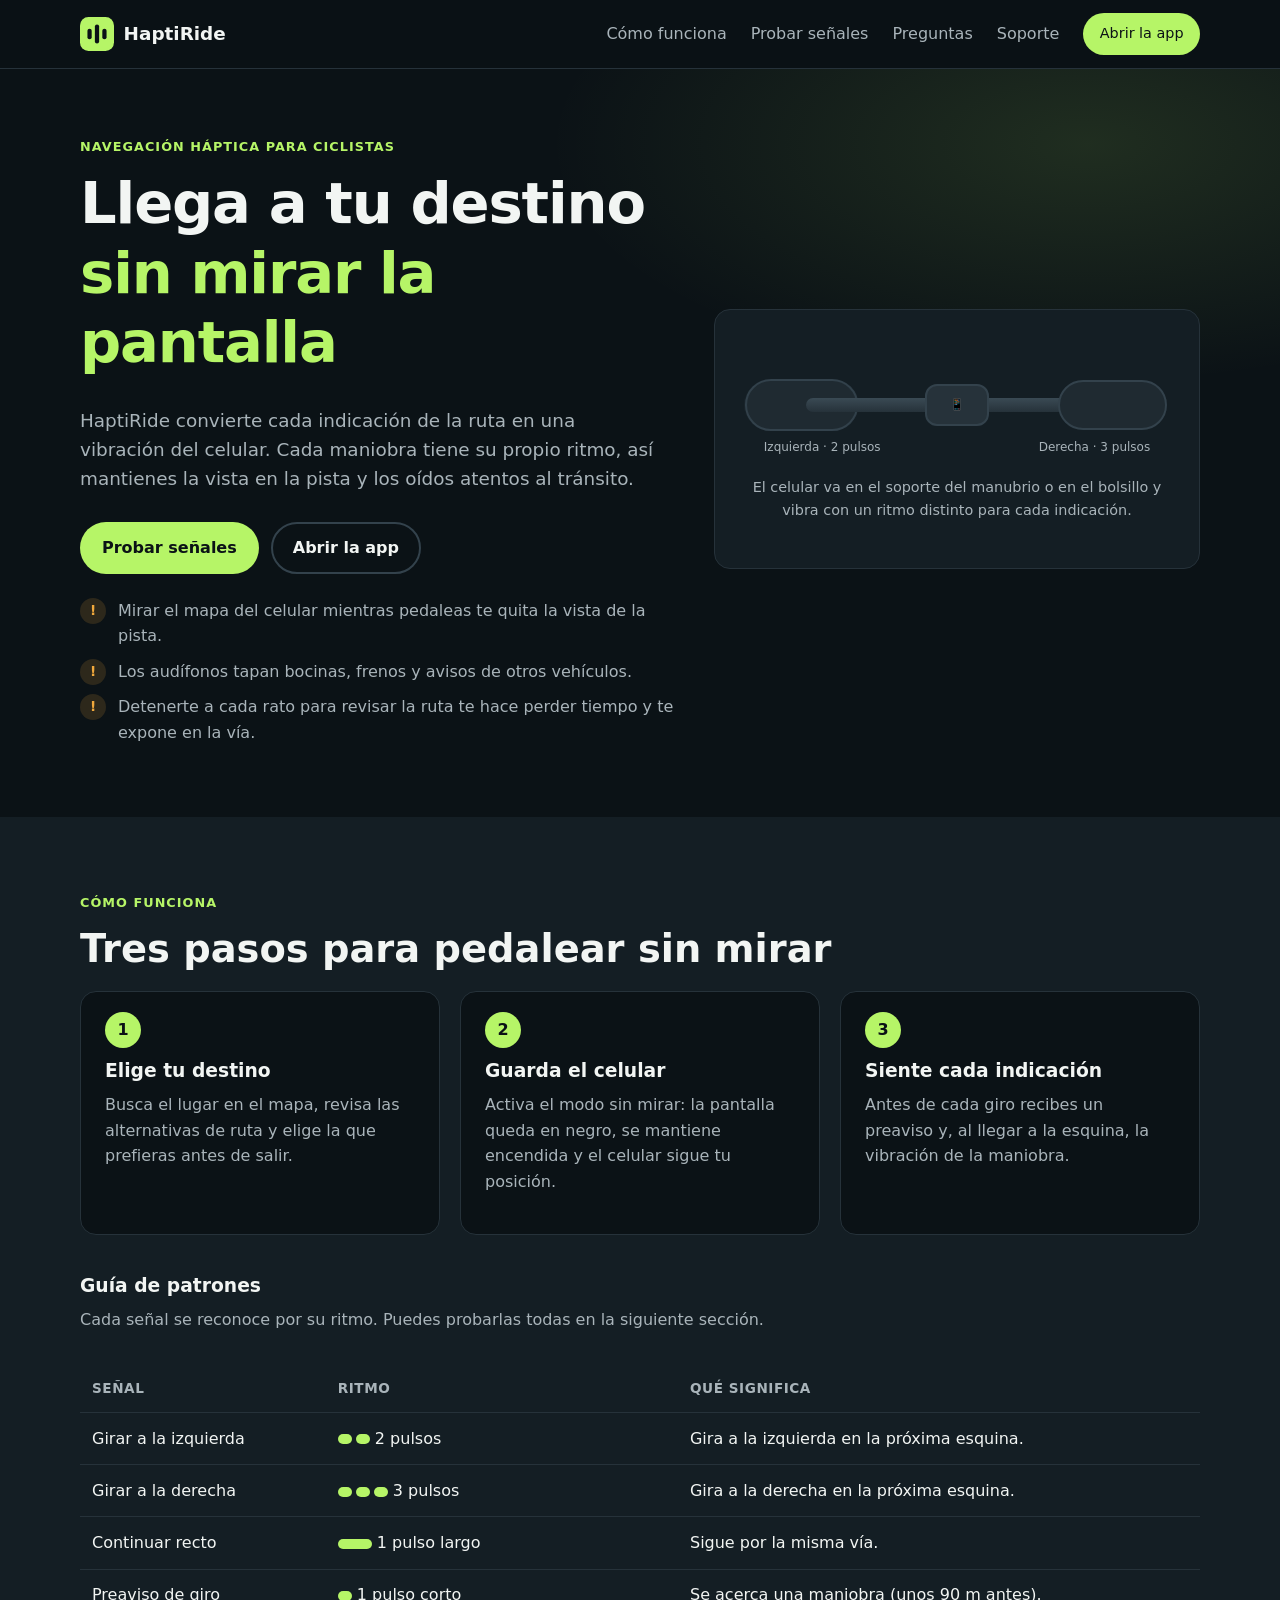
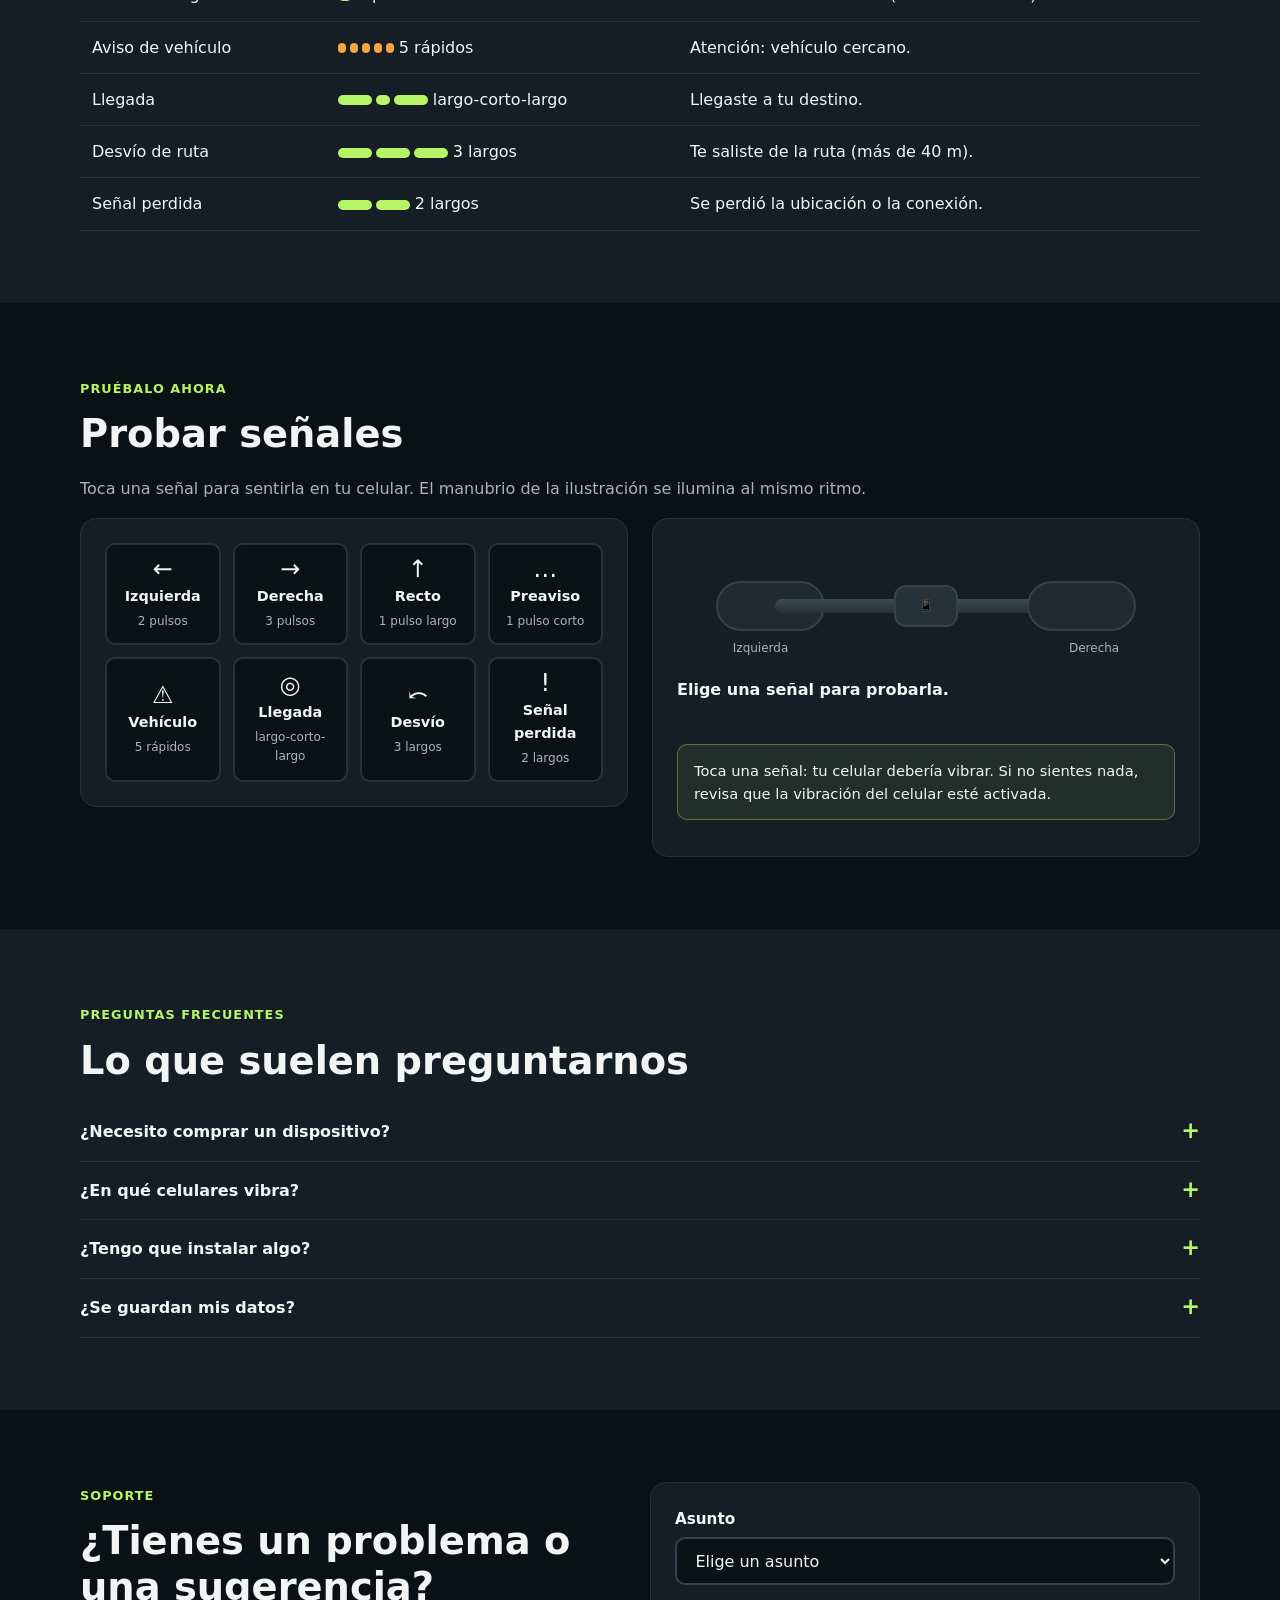
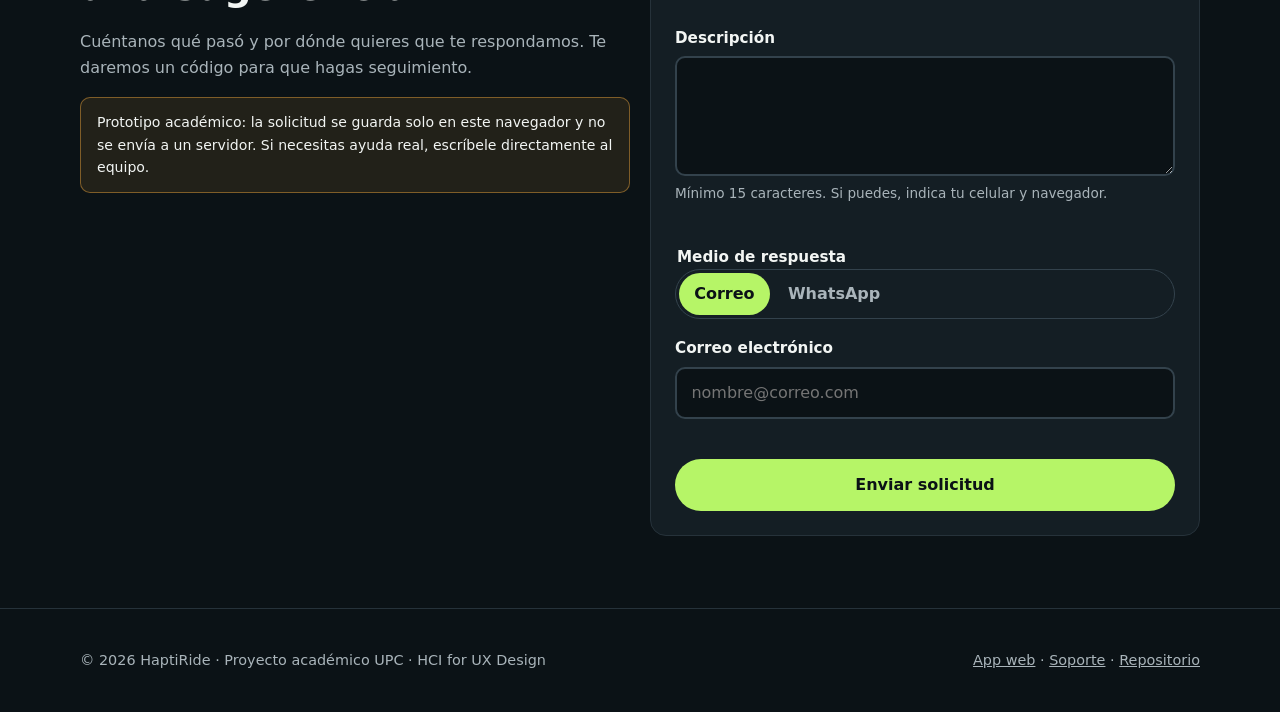
<file: index.html>
<!DOCTYPE html>
<html lang="es">
<head>
  <meta charset="UTF-8">
  <meta http-equiv="refresh" content="0; url=pages/index.html">
  <title>HaptiRide</title>
  <link rel="icon" href="favicon.ico">
  <link rel="canonical" href="pages/index.html">
</head>
<body style="background:#0B1216;color:#F2F5F3;font-family:system-ui,sans-serif">
  <p>Redirigiendo a <a href="pages/index.html" style="color:#B6F567">HaptiRide</a>…</p>
</body>
</html>
</file>
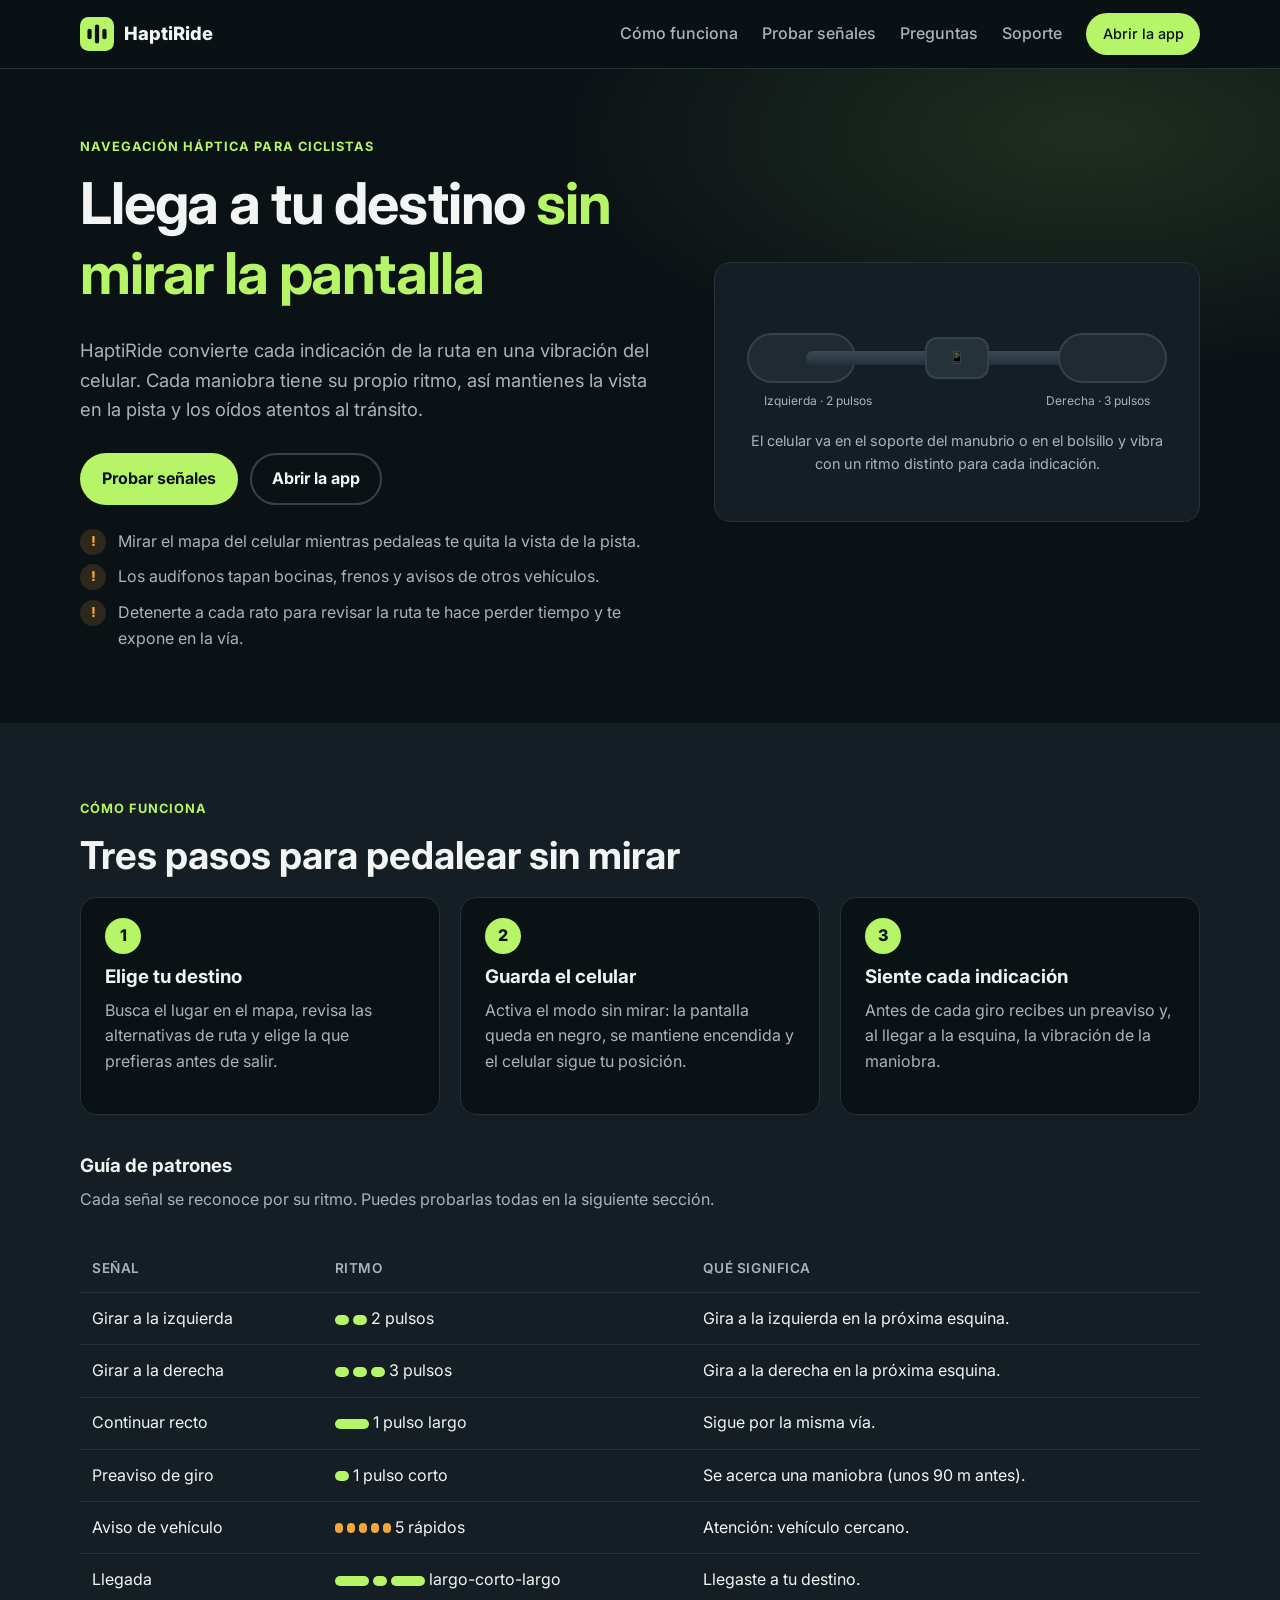
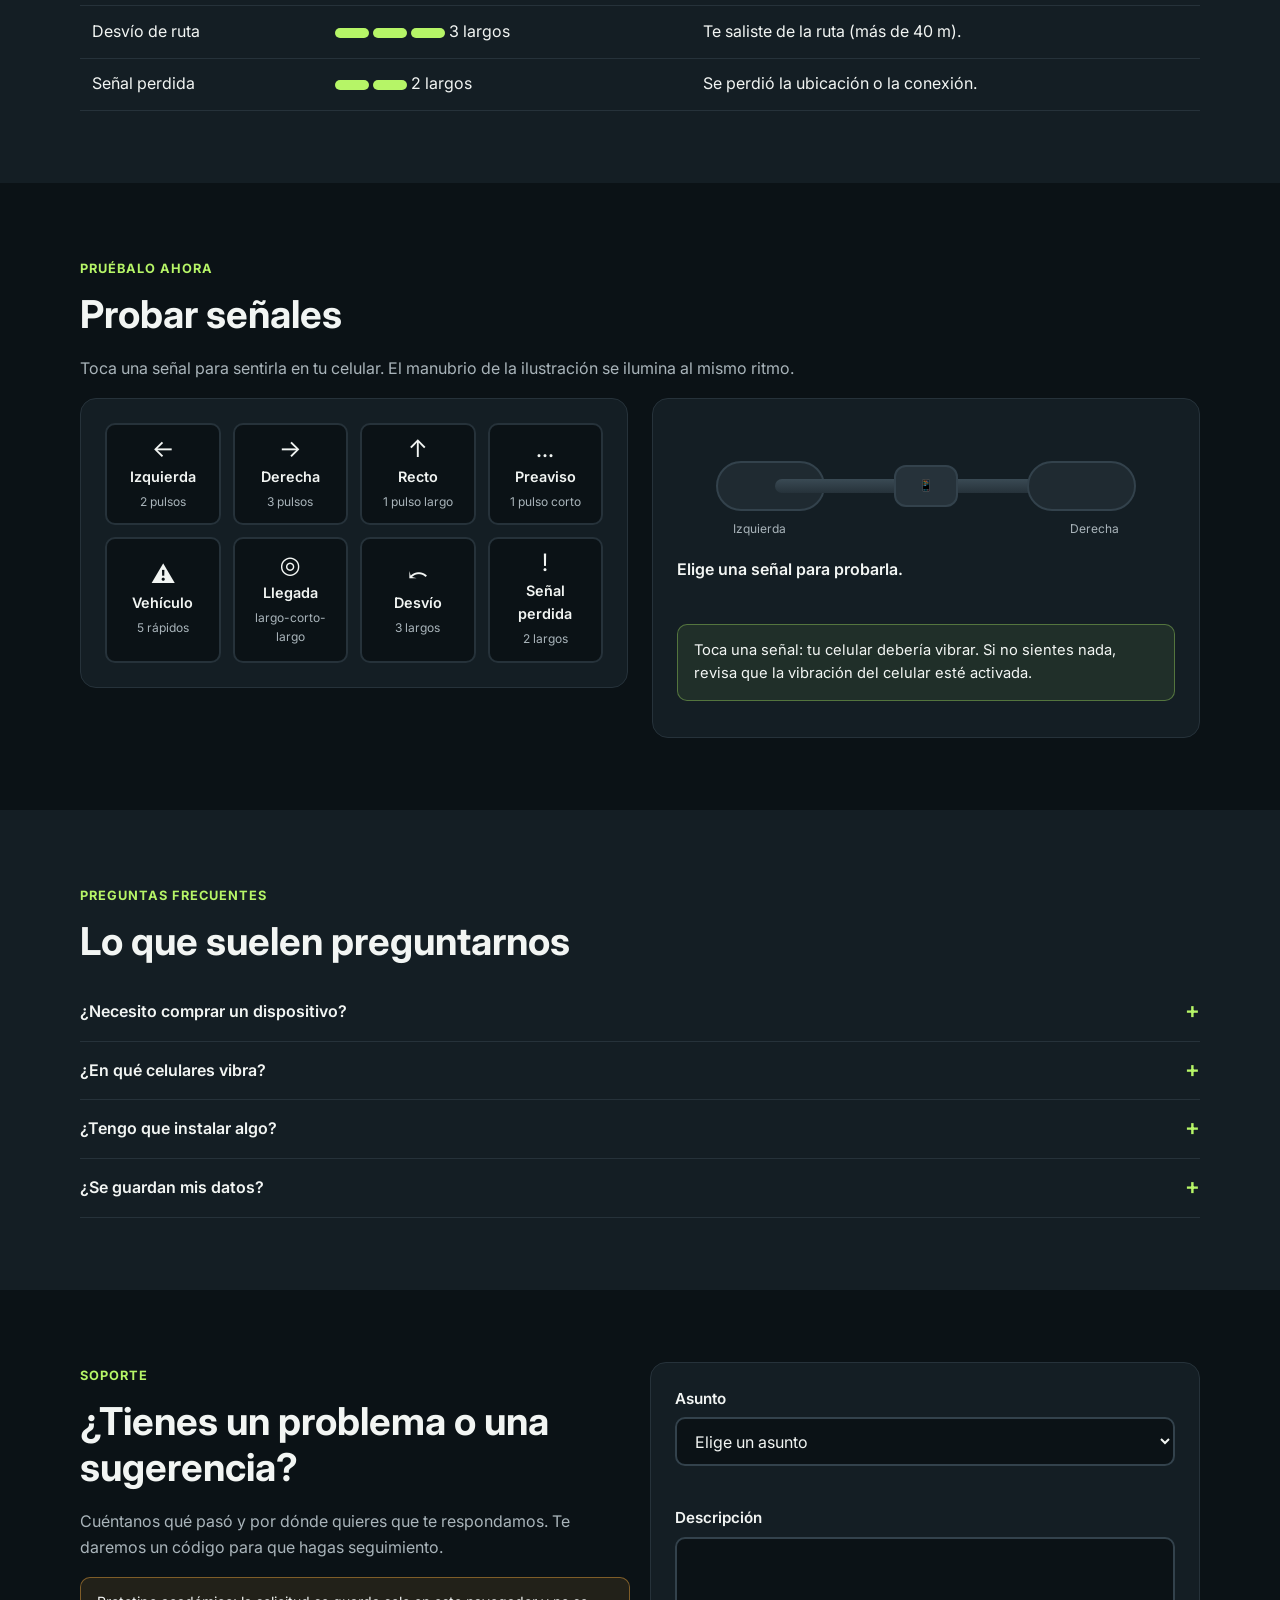
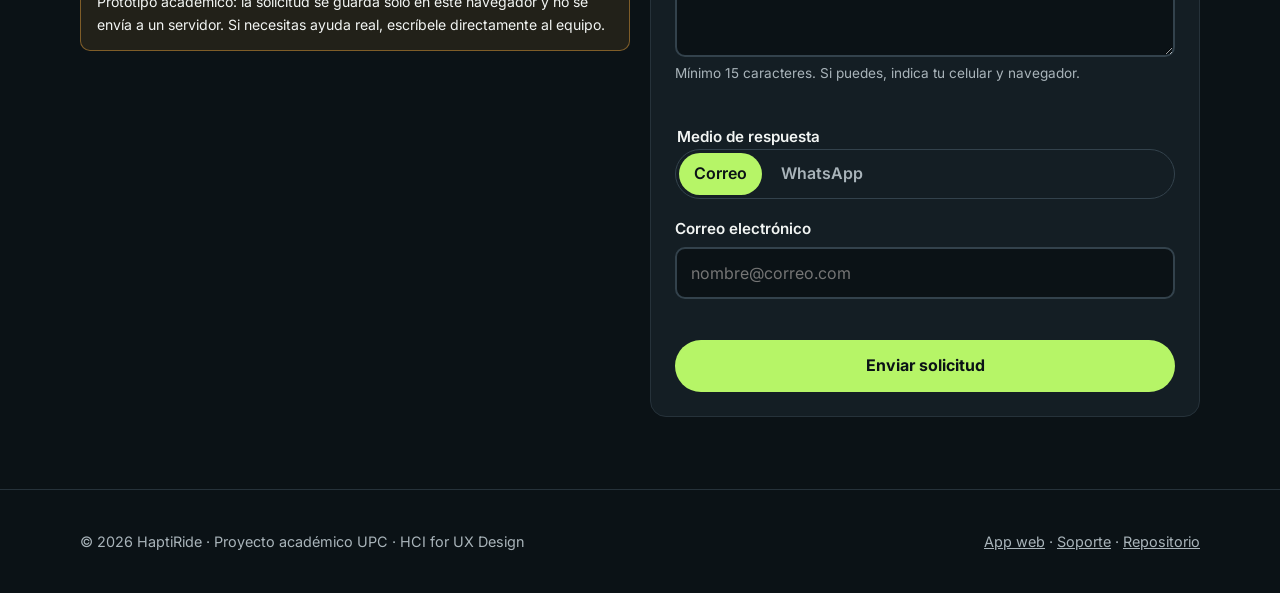
<file: pages/index.html>
<!DOCTYPE html>
<html lang="es">
<head>
  <meta charset="UTF-8">
  <meta name="viewport" content="width=device-width, initial-scale=1">
  <title>HaptiRide · Navega en bicicleta sin mirar la pantalla</title>
  <meta name="description" content="HaptiRide guía al ciclista con vibraciones del celular: cada giro tiene su propio ritmo, para que no tengas que mirar la pantalla ni usar audífonos.">
  <meta name="theme-color" content="#0B1216">
  <link rel="icon" href="../favicon.ico">
  <link rel="stylesheet" href="../css/styles.css?v=9">
</head>
<body>
  <a class="saltar" href="#contenido">Saltar al contenido</a>

  <header class="encabezado">
    <div class="contenedor encabezado__fila">
      <a class="marca" href="index.html" aria-label="HaptiRide, inicio">
        <img src="../assets/icons/logo.svg" alt="" width="34" height="34">
        HaptiRide
      </a>
      <button class="boton-menu" id="boton-menu" aria-expanded="false" aria-controls="menu" aria-label="Abrir menú"><span></span></button>
      <nav class="menu" id="menu" aria-label="Menú principal">
        <a href="#como-funciona">Cómo funciona</a>
        <a href="#probar">Probar señales</a>
        <a href="#preguntas">Preguntas</a>
        <a href="#soporte">Soporte</a>
        <a class="btn btn--primario btn--sm" href="app.html">Abrir la app</a>
      </nav>
    </div>
  </header>

  <main id="contenido">
    <!-- HU-004 · Comprender la propuesta de valor -->
    <section class="hero" aria-labelledby="titulo-hero">
      <div class="contenedor hero__rejilla">
        <div>
          <span class="etiqueta">Navegación háptica para ciclistas</span>
          <h1 id="titulo-hero">Llega a tu destino <em>sin mirar la pantalla</em></h1>
          <p class="hero__texto">HaptiRide convierte cada indicación de la ruta en una vibración del celular. Cada maniobra tiene su propio ritmo, así mantienes la vista en la pista y los oídos atentos al tránsito.</p>
          <div class="hero__acciones">
            <a class="btn btn--primario" href="#probar">Probar señales</a>
            <a class="btn btn--secundario" href="app.html">Abrir la app</a>
          </div>
          <h2 class="solo-lector">Riesgos que HaptiRide busca reducir</h2>
          <ul class="riesgos">
            <li>Mirar el mapa del celular mientras pedaleas te quita la vista de la pista.</li>
            <li>Los audífonos tapan bocinas, frenos y avisos de otros vehículos.</li>
            <li>Detenerte a cada rato para revisar la ruta te hace perder tiempo y te expone en la vía.</li>
          </ul>
        </div>
        <div class="hero__visual" aria-hidden="true">
          <div class="tarjeta">
            <div class="manubrio" id="manubrio-hero">
              <span class="puno puno--izq"></span>
              <span class="manubrio__barra"></span>
              <span class="manubrio__centro">📱</span>
              <span class="puno puno--der"></span>
              <span class="manubrio__etq manubrio__etq--izq">Izquierda · 2 pulsos</span>
              <span class="manubrio__etq manubrio__etq--der">Derecha · 3 pulsos</span>
            </div>
            <p class="hero__aviso">El celular va en el soporte del manubrio o en el bolsillo y vibra con un ritmo distinto para cada indicación.</p>
          </div>
        </div>
      </div>
    </section>

    <!-- HU-002 · Conocer cómo funciona HaptiRide -->
    <section class="seccion seccion--alt" id="como-funciona" aria-labelledby="titulo-como">
      <div class="contenedor">
        <span class="etiqueta">Cómo funciona</span>
        <h2 class="titulo-seccion" id="titulo-como">Tres pasos para pedalear sin mirar</h2>
        <div class="rejilla rejilla--3 pasos">
          <article class="tarjeta paso">
            <h3>Elige tu destino</h3>
            <p class="texto-suave">Busca el lugar en el mapa, revisa las alternativas de ruta y elige la que prefieras antes de salir.</p>
          </article>
          <article class="tarjeta paso">
            <h3>Guarda el celular</h3>
            <p class="texto-suave">Activa el modo sin mirar: la pantalla queda en negro, se mantiene encendida y el celular sigue tu posición.</p>
          </article>
          <article class="tarjeta paso">
            <h3>Siente cada indicación</h3>
            <p class="texto-suave">Antes de cada giro recibes un preaviso y, al llegar a la esquina, la vibración de la maniobra.</p>
          </article>
        </div>

        <h3 style="margin-top:2.5rem">Guía de patrones</h3>
        <p class="texto-suave">Cada señal se reconoce por su ritmo. Puedes probarlas todas en la siguiente sección.</p>
        <div class="tabla-envoltura">
          <table class="tabla-patrones" id="tabla-patrones">
            <caption class="solo-lector">Patrones de vibración de HaptiRide</caption>
            <thead><tr><th scope="col">Señal</th><th scope="col">Ritmo</th><th scope="col">Qué significa</th></tr></thead>
            <tbody>
              <tr><td>Girar a la izquierda</td><td><span class="ritmo" aria-label="2 pulsos cortos"><i class="c"></i><i class="c"></i></span> 2 pulsos</td><td>Gira a la izquierda en la próxima esquina.</td></tr>
              <tr><td>Girar a la derecha</td><td><span class="ritmo" aria-label="3 pulsos cortos"><i class="c"></i><i class="c"></i><i class="c"></i></span> 3 pulsos</td><td>Gira a la derecha en la próxima esquina.</td></tr>
              <tr><td>Continuar recto</td><td><span class="ritmo" aria-label="1 pulso largo"><i class="L"></i></span> 1 pulso largo</td><td>Sigue por la misma vía.</td></tr>
              <tr><td>Preaviso de giro</td><td><span class="ritmo" aria-label="1 pulso corto"><i class="c"></i></span> 1 pulso corto</td><td>Se acerca una maniobra (unos 90 m antes).</td></tr>
              <tr><td>Aviso de vehículo</td><td><span class="ritmo" aria-label="5 pulsos rápidos"><i class="r"></i><i class="r"></i><i class="r"></i><i class="r"></i><i class="r"></i></span> 5 rápidos</td><td>Atención: vehículo cercano.</td></tr>
              <tr><td>Llegada</td><td><span class="ritmo" aria-label="largo, corto, largo"><i class="L"></i><i class="c"></i><i class="L"></i></span> largo-corto-largo</td><td>Llegaste a tu destino.</td></tr>
              <tr><td>Desvío de ruta</td><td><span class="ritmo" aria-label="3 pulsos largos"><i class="L"></i><i class="L"></i><i class="L"></i></span> 3 largos</td><td>Te saliste de la ruta (más de 40 m).</td></tr>
              <tr><td>Señal perdida</td><td><span class="ritmo" aria-label="2 pulsos largos"><i class="L"></i><i class="L"></i></span> 2 largos</td><td>Se perdió la ubicación o la conexión.</td></tr>
            </tbody>
          </table>
        </div>
      </div>
    </section>

    <!-- HU-013 · Probar los patrones de vibración antes de salir -->
    <section class="seccion" id="probar" aria-labelledby="titulo-probar">
      <div class="contenedor">
        <span class="etiqueta">Pruébalo ahora</span>
        <h2 class="titulo-seccion" id="titulo-probar">Probar señales</h2>
        <p class="texto-suave">Toca una señal para sentirla en tu celular. El manubrio de la ilustración se ilumina al mismo ritmo.</p>
        <div class="probador">
          <div class="tarjeta">
            <div class="botones-patron" id="botones-patron">
              <button class="boton-patron" data-patron="izquierda" aria-pressed="false"><span class="icono" aria-hidden="true">←</span><span class="nombre">Izquierda</span><span class="desc">2 pulsos</span></button>
              <button class="boton-patron" data-patron="derecha" aria-pressed="false"><span class="icono" aria-hidden="true">→</span><span class="nombre">Derecha</span><span class="desc">3 pulsos</span></button>
              <button class="boton-patron" data-patron="recto" aria-pressed="false"><span class="icono" aria-hidden="true">↑</span><span class="nombre">Recto</span><span class="desc">1 pulso largo</span></button>
              <button class="boton-patron" data-patron="preaviso" aria-pressed="false"><span class="icono" aria-hidden="true">…</span><span class="nombre">Preaviso</span><span class="desc">1 pulso corto</span></button>
              <button class="boton-patron" data-patron="vehiculo" aria-pressed="false"><span class="icono" aria-hidden="true">⚠</span><span class="nombre">Vehículo</span><span class="desc">5 rápidos</span></button>
              <button class="boton-patron" data-patron="llegada" aria-pressed="false"><span class="icono" aria-hidden="true">◎</span><span class="nombre">Llegada</span><span class="desc">largo-corto-largo</span></button>
              <button class="boton-patron" data-patron="desvio" aria-pressed="false"><span class="icono" aria-hidden="true">⤺</span><span class="nombre">Desvío</span><span class="desc">3 largos</span></button>
              <button class="boton-patron" data-patron="perdida" aria-pressed="false"><span class="icono" aria-hidden="true">!</span><span class="nombre">Señal perdida</span><span class="desc">2 largos</span></button>
            </div>
          </div>
          <div class="tarjeta">
            <div class="manubrio" id="manubrio-prueba" aria-hidden="true">
              <span class="puno puno--izq"></span>
              <span class="manubrio__barra"></span>
              <span class="manubrio__centro">📱</span>
              <span class="puno puno--der"></span>
              <span class="manubrio__etq manubrio__etq--izq">Izquierda</span>
              <span class="manubrio__etq manubrio__etq--der">Derecha</span>
            </div>
            <p class="estado-senal" id="estado-senal" role="status" aria-live="polite">Elige una señal para probarla.</p>
            <div class="aviso" id="aviso-vibracion"></div>
            <div id="confirmar-vibracion" style="margin-top:.75rem" aria-live="polite"></div>
          </div>
        </div>
      </div>
    </section>

    <!-- Preguntas frecuentes (complementario, no es HU core) -->
    <section class="seccion seccion--alt" id="preguntas" aria-labelledby="titulo-faq">
      <div class="contenedor">
        <span class="etiqueta">Preguntas frecuentes</span>
        <h2 class="titulo-seccion" id="titulo-faq">Lo que suelen preguntarnos</h2>
        <div class="faq">
          <details><summary>¿Necesito comprar un dispositivo?</summary><p>No. En esta etapa HaptiRide usa la vibración de tu celular. Un accesorio para el manubrio es una etapa futura del proyecto.</p></details>
          <details><summary>¿En qué celulares vibra?</summary><p>La vibración funciona en navegadores que permiten la Vibration API, como Chrome, Edge o Samsung Internet en Android. En iPhone y en computadoras la página muestra las señales de forma visual.</p></details>
          <details><summary>¿Tengo que instalar algo?</summary><p>No. La app web se abre desde el navegador. Para el mapa y el cálculo de rutas necesitas conexión a internet; para practicar puedes usar el recorrido de demostración.</p></details>
          <details><summary>¿Se guardan mis datos?</summary><p>Tu perfil, tu configuración y tu historial se guardan solo en este navegador. No creamos cuentas ni enviamos tu ubicación a un servidor propio.</p></details>
        </div>
      </div>
    </section>

    <!-- HU-029 · Solicitar soporte o contacto -->
    <section class="seccion" id="soporte" aria-labelledby="titulo-soporte">
      <div class="contenedor rejilla rejilla--2">
        <div>
          <span class="etiqueta">Soporte</span>
          <h2 class="titulo-seccion" id="titulo-soporte">¿Tienes un problema o una sugerencia?</h2>
          <p class="texto-suave">Cuéntanos qué pasó y por dónde quieres que te respondamos. Te daremos un código para que hagas seguimiento.</p>
          <p class="aviso aviso--ambar" style="font-size:.88rem">Prototipo académico: la solicitud se guarda solo en este navegador y no se envía a un servidor. Si necesitas ayuda real, escríbele directamente al equipo.</p>
        </div>
        <div class="tarjeta">
          <form id="form-soporte" novalidate>
            <div class="campo">
              <label for="asunto">Asunto</label>
              <select class="entrada" id="asunto" name="asunto" required aria-describedby="error-asunto">
                <option value="">Elige un asunto</option>
                <option>La vibración no funciona</option>
                <option>Problema con el mapa o la ruta</option>
                <option>Problema con la ubicación</option>
                <option>Sugerencia</option>
                <option>Otro</option>
              </select>
              <span class="error-campo" id="error-asunto"></span>
            </div>
            <div class="campo">
              <label for="descripcion">Descripción</label>
              <textarea class="entrada" id="descripcion" name="descripcion" required minlength="15" aria-describedby="ayuda-desc error-descripcion"></textarea>
              <span class="ayuda" id="ayuda-desc">Mínimo 15 caracteres. Si puedes, indica tu celular y navegador.</span>
              <span class="error-campo" id="error-descripcion"></span>
            </div>
            <fieldset class="campo" style="border:0;padding:0;margin:0 0 1.1rem">
              <legend>Medio de respuesta</legend>
              <div class="segmentado" role="group" aria-label="Medio de respuesta">
                <button type="button" data-medio="correo" aria-pressed="true">Correo</button>
                <button type="button" data-medio="whatsapp" aria-pressed="false">WhatsApp</button>
              </div>
            </fieldset>
            <div class="campo">
              <label for="contacto" id="etq-contacto">Correo electrónico</label>
              <input class="entrada" id="contacto" name="contacto" type="email" autocomplete="email" required aria-describedby="error-contacto">
              <span class="error-campo" id="error-contacto"></span>
            </div>
            <button class="btn btn--primario btn--bloque" type="submit">Enviar solicitud</button>
          </form>
          <div class="confirmacion" id="confirmacion-soporte" hidden tabindex="-1">
            <h3>¡Solicitud registrada!</h3>
            <p class="texto-suave">Tu código de seguimiento es</p>
            <span class="codigo" id="codigo-soporte"></span>
            <p class="texto-suave" id="resumen-soporte"></p>
            <p class="aviso aviso--ambar" style="font-size:.85rem;text-align:left">Prototipo académico: esta solicitud quedó guardada solo en este navegador y no se envió al equipo, así que nadie te responderá automáticamente.</p>
            <button class="btn btn--secundario" id="nueva-solicitud" type="button">Enviar otra solicitud</button>
          </div>
        </div>
      </div>
    </section>
  </main>

  <footer class="pie">
    <div class="contenedor pie__fila">
      <span>© 2026 HaptiRide · Proyecto académico UPC · HCI for UX Design</span>
      <span><a href="app.html">App web</a> · <a href="#soporte">Soporte</a> · <a href="https://github.com/PaoloR7/HaptiRide" rel="noopener">Repositorio</a></span>
    </div>
  </footer>

  <script src="../js/senales.js?v=9"></script>
  <script src="../js/main.js?v=9"></script>
</body>
</html>
</file>
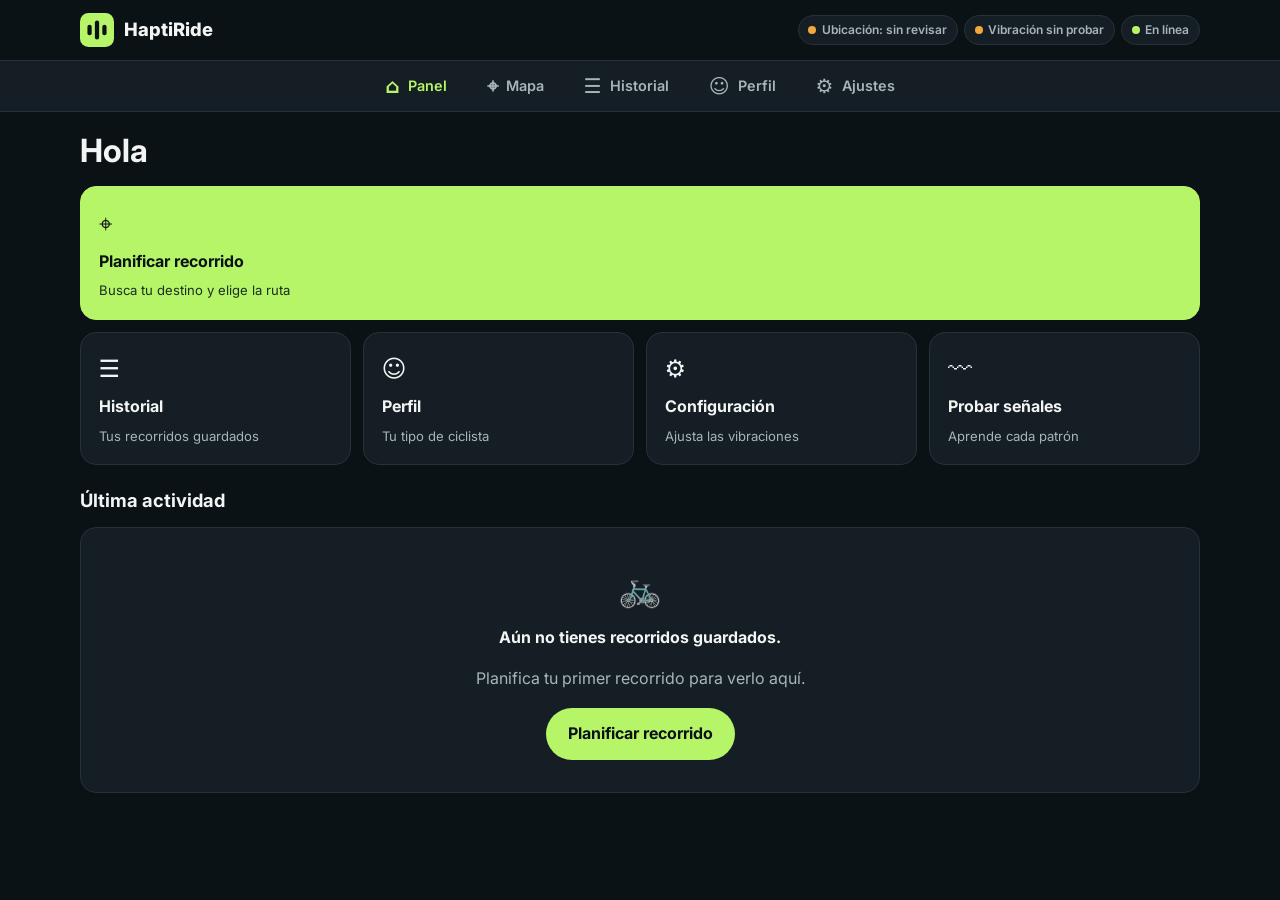
<file: pages/app.html>
<!DOCTYPE html>
<html lang="es">
<head>
  <meta charset="UTF-8">
  <meta name="viewport" content="width=device-width, initial-scale=1, viewport-fit=cover">
  <title>HaptiRide · App web</title>
  <meta name="description" content="App web de HaptiRide: planifica tu ruta en bicicleta y recibe las indicaciones como vibraciones del celular.">
  <meta name="theme-color" content="#0B1216">
  <link rel="icon" href="../favicon.ico">
  <link rel="stylesheet" href="../css/leaflet.css">
  <link rel="stylesheet" href="../css/styles.css?v=9">
</head>
<body>
  <a class="saltar" href="#app-principal">Saltar al contenido</a>
  <div class="app">
    <header class="app-barra">
      <div class="contenedor app-barra__fila">
        <a class="marca" href="index.html" aria-label="HaptiRide, volver a la página principal">
          <img src="../assets/icons/logo.svg" alt="" width="34" height="34">
          <span>HaptiRide</span>
        </a>
        <!-- HU-024 · Estado de ubicación, vibración y conexión -->
        <div class="estado-chips" aria-label="Estado del sistema">
          <a class="chip" id="chip-ubicacion" href="#permisos">Ubicación</a>
          <a class="chip" id="chip-vibracion" href="#permisos">Vibración</a>
          <a class="chip" id="chip-conexion" href="#permisos">Conexión</a>
        </div>
      </div>
    </header>

    <a class="volver-recorrido" id="volver-recorrido" href="#navegacion" hidden><span aria-hidden="true">●</span> Recorrido en curso · Volver</a>

    <nav class="tabbar" aria-label="Secciones de la app">
      <a href="#panel" data-tab="panel"><span class="ico" aria-hidden="true">⌂</span>Panel</a>
      <a href="#mapa" data-tab="mapa"><span class="ico" aria-hidden="true">⌖</span>Mapa</a>
      <a href="#historial" data-tab="historial"><span class="ico" aria-hidden="true">☰</span>Historial</a>
      <a href="#perfil" data-tab="perfil"><span class="ico" aria-hidden="true">☺</span>Perfil</a>
      <a href="#configuracion" data-tab="configuracion"><span class="ico" aria-hidden="true">⚙</span>Ajustes</a>
    </nav>

    <main class="app-principal" id="app-principal" tabindex="-1">

      <!-- ============ HU-001 · Panel principal ============ -->
      <section class="vista" id="vista-panel" aria-labelledby="t-panel" hidden>
        <div class="contenedor">
          <h1 id="t-panel">Hola<span id="saludo-perfil"></span></h1>
          <div class="accesos">
            <a class="acceso acceso--destacado" href="#mapa"><span class="ico" aria-hidden="true">⌖</span><strong>Planificar recorrido</strong><span>Busca tu destino y elige la ruta</span></a>
            <a class="acceso" href="#historial"><span class="ico" aria-hidden="true">☰</span><strong>Historial</strong><span>Tus recorridos guardados</span></a>
            <a class="acceso" href="#perfil"><span class="ico" aria-hidden="true">☺</span><strong>Perfil</strong><span>Tu tipo de ciclista</span></a>
            <a class="acceso" href="#configuracion"><span class="ico" aria-hidden="true">⚙</span><strong>Configuración</strong><span>Ajusta las vibraciones</span></a>
            <a class="acceso" href="index.html#probar"><span class="ico" aria-hidden="true">〰</span><strong>Probar señales</strong><span>Aprende cada patrón</span></a>
          </div>
          <h2 style="font-size:1.15rem;margin-top:1.5rem">Última actividad</h2>
          <div id="ultima-actividad"></div>
        </div>
      </section>

      <!-- ============ HU-017, 018, 025, 028, 033, 034, 035 · Planificar ============ -->
      <section class="vista" id="vista-mapa" aria-labelledby="t-mapa" hidden>
        <div class="contenedor">
          <h1 id="t-mapa">Planificar recorrido</h1>

          <div class="tarjeta">
            <div class="campo">
              <span style="font-weight:600">Origen</span>
              <div class="segmentado" role="group" aria-label="Origen del recorrido">
                <button type="button" data-origen="demo" aria-pressed="true">Punto de prueba</button>
                <button type="button" data-origen="gps" aria-pressed="false">Mi ubicación (GPS)</button>
              </div>
              <span class="ayuda" id="texto-origen">Parque Kennedy, Miraflores (punto fijo para pruebas).</span>
            </div>

            <form class="campo" id="form-destino" role="search" novalidate>
              <label for="destino">Destino</label>
              <div class="buscador">
                <input class="entrada" id="destino" name="destino" type="search" placeholder="Ej.: UPC Monterrico, Larcomar…" autocomplete="off" aria-describedby="ayuda-destino">
                <button class="btn btn--primario" type="submit">Buscar</button>
              </div>
              <span class="ayuda" id="ayuda-destino">Busca un lugar en Perú. Necesitas conexión a internet.</span>
              <ul class="resultados" id="resultados" hidden aria-label="Resultados de búsqueda"></ul>
            </form>
            <button class="btn btn--secundario btn--sm" id="usar-demo" type="button">Usar ruta de demostración (sin internet)</button>
          </div>

          <div id="error-ruta" role="alert"></div>

          <div class="mapa" id="mapa-plan" aria-label="Vista previa del recorrido en el mapa"></div>

          <div id="bloque-alternativas" hidden>
            <h2 style="font-size:1.15rem">Rutas disponibles</h2>
            <p class="texto-suave" id="nota-alternativas"></p>
            <div class="alternativas" id="alternativas"></div>
          </div>

          <div class="tarjeta">
            <div class="campo" style="margin-bottom:.75rem">
              <span style="font-weight:600">Modo del recorrido</span>
              <div class="segmentado" role="group" aria-label="Modo del recorrido">
                <button type="button" data-modo="simulacion" aria-pressed="true">Simulación</button>
                <button type="button" data-modo="gps" aria-pressed="false">GPS real</button>
              </div>
              <span class="ayuda" id="texto-modo">La bicicleta avanza sola por la ruta. Úsalo para practicar y para las pruebas con usuarios.</span>
            </div>
            <p class="texto-suave" id="falta-iniciar">Elige un destino y una ruta para poder iniciar.</p>
            <button class="btn btn--primario btn--bloque" id="iniciar" type="button" disabled>Iniciar recorrido</button>
          </div>
        </div>
      </section>

      <!-- ============ HU-023, 024 · Permisos y estado ============ -->
      <section class="vista" id="vista-permisos" aria-labelledby="t-permisos" hidden>
        <div class="contenedor">
          <h1 id="t-permisos">Antes de salir</h1>
          <p class="texto-suave">HaptiRide necesita estos permisos para guiarte. Puedes revisarlos cuando quieras.</p>
          <div class="tarjeta">
            <div class="opcion">
              <div class="opcion__texto"><strong>Ubicación</strong><span id="permiso-ubicacion-texto">Comprobando…</span></div>
              <button class="btn btn--secundario btn--sm" id="permiso-ubicacion" type="button">Permitir ubicación</button>
            </div>
            <div class="opcion">
              <div class="opcion__texto"><strong>Vibración</strong><span id="permiso-vibracion-texto">Comprobando…</span></div>
              <button class="btn btn--secundario btn--sm" id="permiso-vibracion" type="button">Probar vibración</button>
              <div id="permiso-vibracion-confirmar" class="opcion__extra" aria-live="polite"></div>
            </div>
            <div class="opcion">
              <div class="opcion__texto"><strong>Pantalla encendida</strong><span id="permiso-pantalla-texto">Comprobando…</span></div>
            </div>
            <div class="opcion">
              <div class="opcion__texto"><strong>Conexión</strong><span id="permiso-conexion-texto">Comprobando…</span></div>
            </div>
          </div>
          <div id="permisos-continuar" hidden>
            <div class="aviso aviso--ambar" id="aviso-vib-continuar" hidden style="margin-bottom:.75rem"></div>
            <button class="btn btn--primario btn--bloque" id="continuar-recorrido" type="button">Continuar al recorrido</button>
            <a class="btn btn--secundario btn--bloque" style="margin-top:.6rem" href="#mapa">Volver al mapa</a>
          </div>
        </div>
      </section>

      <!-- ============ HU-019, 039–043, 014, 026, 048, 022 · Recorrido ============ -->
      <section class="vista" id="vista-navegacion" aria-labelledby="t-nav" hidden>
        <div class="contenedor">
          <h1 id="t-nav" class="solo-lector">Recorrido en curso</h1>
          <div class="maniobra" id="maniobra" role="status" aria-live="polite">
            <div class="maniobra__flecha" id="maniobra-flecha" aria-hidden="true">↑</div>
            <div>
              <div class="maniobra__dist" id="maniobra-dist">–</div>
              <div class="maniobra__texto" id="maniobra-texto">Preparando el recorrido…</div>
            </div>
          </div>
          <div id="aviso-vib-nav"></div>
          <div id="aviso-nav"></div>
          <div>
            <div class="dato-fila"><span>Destino: <strong id="nav-destino">–</strong></span><span>Restante: <strong id="nav-restante">–</strong></span><span>Modo: <strong id="nav-modo">–</strong></span></div>
            <div class="progreso" style="margin-top:.5rem" aria-hidden="true"><span id="nav-progreso"></span></div>
          </div>
          <div class="mapa mapa--nav" id="mapa-nav" aria-label="Mapa del recorrido"></div>
          <div class="controles">
            <button class="btn btn--secundario" id="pausar" type="button">Pausar</button>
            <button class="btn btn--primario" id="sin-mirar" type="button">Modo sin mirar</button>
            <button class="btn btn--secundario" id="recalcular" type="button" hidden>Recalcular</button>
            <button class="btn btn--peligro" id="finalizar" type="button">Finalizar</button>
          </div>

          <details class="tarjeta pruebas" id="panel-pruebas" open>
            <summary>Simulación de eventos (para pruebas)</summary>
            <p class="texto-suave" style="margin-top:.75rem">Estos botones reproducen situaciones del recorrido para practicar las señales sin salir a la calle.</p>
            <div class="campo" id="bloque-velocidad">
              <span style="font-weight:600">Velocidad de la simulación</span>
              <div class="segmentado" role="group" aria-label="Velocidad de la simulación">
                <button type="button" data-vel="1" aria-pressed="true">1x</button>
                <button type="button" data-vel="3" aria-pressed="false">3x</button>
                <button type="button" data-vel="6" aria-pressed="false">6x</button>
              </div>
            </div>
            <div class="controles">
              <button class="btn btn--ambar btn--sm" data-vehiculo="izquierda" type="button">Vehículo por la izquierda</button>
              <button class="btn btn--ambar btn--sm" data-vehiculo="derecha" type="button">Vehículo por la derecha</button>
              <button class="btn btn--secundario btn--sm" id="simular-desvio" type="button">Simular desvío</button>
              <button class="btn btn--secundario btn--sm" id="simular-perdida" type="button">Simular pérdida de señal</button>
            </div>
          </details>

          <div class="tarjeta">
            <h2 style="font-size:1rem">Señales recibidas</h2>
            <ul class="registro" id="registro" aria-live="off"></ul>
          </div>
        </div>
      </section>

      <!-- ============ HU-022 · Historial ============ -->
      <section class="vista" id="vista-historial" aria-labelledby="t-historial" hidden>
        <div class="contenedor">
          <h1 id="t-historial">Historial</h1>
          <div id="lista-historial"></div>
        </div>
      </section>

      <!-- ============ HU-003 · Perfil ============ -->
      <section class="vista" id="vista-perfil" aria-labelledby="t-perfil" hidden>
        <div class="contenedor">
          <h1 id="t-perfil">Tu perfil</h1>
          <p class="texto-suave">Elige el tipo de ciclista que mejor te describe. Puedes cambiarlo cuando quieras; tu historial no se borra.</p>
          <div class="perfiles" role="group" aria-label="Tipo de ciclista">
            <button class="perfil-op" type="button" data-perfil="urbano" aria-pressed="false"><span class="ico" aria-hidden="true">🚲</span><strong>Ciclista urbano</strong><br><span>Uso mi bicicleta para estudiar, trabajar o hacer mis actividades diarias.</span></button>
            <button class="perfil-op" type="button" data-perfil="repartidor" aria-pressed="false"><span class="ico" aria-hidden="true">📦</span><strong>Repartidor</strong><br><span>Hago entregas (delivery) en bicicleta y voy a destinos nuevos a diario.</span></button>
            <button class="perfil-op" type="button" data-perfil="compartida" aria-pressed="false"><span class="ico" aria-hidden="true">🔄</span><strong>Bicicleta compartida</strong><br><span>Uso bicicletas de alquiler o compartidas para viajes cortos.</span></button>
          </div>
          <p class="texto-suave" id="estado-perfil" role="status" aria-live="polite"></p>
        </div>
      </section>

      <!-- ============ HU-044, 045, 046 · Configuración de señales ============ -->
      <section class="vista" id="vista-configuracion" aria-labelledby="t-config" hidden>
        <div class="contenedor">
          <h1 id="t-config">Configuración de señales</h1>
          <div class="tarjeta">
            <div class="opcion">
              <div class="opcion__texto"><strong id="etq-activas">Señales de vibración</strong><span>Si las desactivas, verás las indicaciones solo en pantalla.</span></div>
              <label class="interruptor"><input type="checkbox" id="cfg-activas" aria-labelledby="etq-activas"><span></span></label>
            </div>
            <div class="opcion">
              <div class="opcion__texto"><strong>Intensidad</strong><span>El navegador no controla la fuerza del motor: una intensidad mayor se siente como pulsos más largos.</span></div>
              <div class="segmentado" role="group" aria-label="Intensidad" data-cfg="intensidad">
                <button type="button" data-valor="baja">Baja</button><button type="button" data-valor="media">Media</button><button type="button" data-valor="alta">Alta</button>
              </div>
            </div>
            <div class="opcion">
              <div class="opcion__texto"><strong>Duración de cada pulso</strong><span>Corta 120 ms · Media 200 ms · Larga 300 ms.</span></div>
              <div class="segmentado" role="group" aria-label="Duración de cada pulso" data-cfg="duracion">
                <button type="button" data-valor="corta">Corta</button><button type="button" data-valor="media">Media</button><button type="button" data-valor="larga">Larga</button>
              </div>
            </div>
            <div class="opcion">
              <div class="opcion__texto"><strong>Cantidad de pulsos</strong><span>Cuántas veces se repite cada señal de maniobra.</span></div>
              <div class="segmentado" role="group" aria-label="Cantidad de repeticiones" data-cfg="pulsos">
                <button type="button" data-valor="1">1</button><button type="button" data-valor="2">2</button><button type="button" data-valor="3">3</button>
              </div>
            </div>
            <div class="opcion">
              <div class="opcion__texto"><strong>Intervalo entre pulsos</strong><span>El silencio entre un pulso y el siguiente.</span></div>
              <div class="segmentado" role="group" aria-label="Intervalo entre pulsos" data-cfg="intervalo">
                <button type="button" data-valor="corto">Corto</button><button type="button" data-valor="medio">Medio</button><button type="button" data-valor="largo">Largo</button>
              </div>
            </div>
          </div>
          <div class="tarjeta">
            <h2 style="font-size:1rem">Resumen</h2>
            <p id="cfg-resumen" role="status" aria-live="polite"></p>
            <div class="campo">
              <label for="cfg-probar-tipo">Señal para probar</label>
              <select class="entrada" id="cfg-probar-tipo">
                <option value="izquierda">Girar a la izquierda</option>
                <option value="derecha">Girar a la derecha</option>
                <option value="recto">Continuar recto</option>
                <option value="vehiculo">Aviso de vehículo</option>
                <option value="llegada">Llegada</option>
                <option value="desvio">Aviso de desvío</option>
                <option value="perdida">Aviso de señal perdida</option>
              </select>
            </div>
            <div class="controles" style="grid-template-columns:1fr 1fr">
              <button class="btn btn--primario" id="cfg-probar" type="button">Probar</button>
              <button class="btn btn--secundario" id="cfg-restablecer" type="button">Restablecer</button>
            </div>
            <p class="texto-suave" id="cfg-aviso" style="margin-top:1rem"></p>
            <div id="cfg-confirmar" aria-live="polite"></div>
          </div>
        </div>
      </section>
    </main>
  </div>

  <!-- HU-026 · Modo sin mirar -->
  <div class="sin-mirar" id="capa-sin-mirar" role="dialog" aria-modal="true" aria-labelledby="sm-texto" hidden>
    <div class="sin-mirar__flecha" id="sm-flecha" aria-hidden="true">↑</div>
    <div class="sin-mirar__dist" id="sm-dist">–</div>
    <p class="sin-mirar__estado" id="sm-texto">Guarda el celular. Te avisaremos con vibraciones.</p>
    <p class="sin-mirar__estado" id="sm-pantalla"></p>
    <button class="btn btn--secundario" id="salir-sin-mirar" type="button">Salir del modo sin mirar</button>
  </div>

  <!-- Diálogo reutilizable (HU-022 confirmar, HU-042 llegada) -->
  <div class="dialogo-fondo" id="dialogo" hidden>
    <div class="dialogo" role="alertdialog" aria-modal="true" aria-labelledby="dialogo-titulo" aria-describedby="dialogo-texto">
      <h2 id="dialogo-titulo"></h2>
      <p class="texto-suave" id="dialogo-texto"></p>
      <div class="dialogo__acciones" id="dialogo-acciones"></div>
    </div>
  </div>

  <div class="toast" id="toast" role="status" aria-live="polite" hidden></div>

  <script src="../js/vendor/leaflet.js"></script>
  <script src="../js/senales.js?v=9"></script>
  <script src="../js/app.js?v=9"></script>
</body>
</html>
</file>
<file: css/styles.css>
/* =========================================================
   HaptiRide · Estilos de la landing y de la app web
   HU-031 (teclado y foco visible) · HU-032 (contraste, zoom y responsive)
   ========================================================= */
@import url('https://fonts.googleapis.com/css2?family=Inter:wght@400;500;600;700;800&display=swap');

:root {
  --asfalto: #0B1216;
  --carbon: #141E24;
  --sombra: #26323A;
  --linea: #33424C;
  --lima: #B6F567;
  --lima-osc: #8FD13F;
  --musgo: #1B2E21;
  --tiza: #F2F5F3;
  --niebla: #A9B4BA;
  --ambar: #F0A83C;
  --rojo: #FF6B5E;
  --radio: 16px;
  --radio-sm: 10px;
  --sombra-caja: 0 10px 30px rgba(0, 0, 0, .35);
  --fuente: 'Inter', system-ui, -apple-system, 'Segoe UI', Roboto, sans-serif;
  --ancho: 1120px;
}

*, *::before, *::after { box-sizing: border-box; }
html { scroll-behavior: smooth; -webkit-text-size-adjust: 100%; }
body {
  margin: 0;
  font-family: var(--fuente);
  font-size: 1rem;
  line-height: 1.6;
  color: var(--tiza);
  background: var(--asfalto);
}
img, svg { max-width: 100%; display: block; }
a { color: var(--lima); }
h1, h2, h3, h4 { line-height: 1.2; margin: 0 0 .5em; }
p { margin: 0 0 1em; }
button, input, select, textarea { font: inherit; color: inherit; }
[hidden] { display: none !important; }

/* ---------- Accesibilidad ---------- */
.saltar {
  position: absolute; left: 1rem; top: -100px; z-index: 1000;
  background: var(--lima); color: var(--asfalto); padding: .6rem 1rem;
  border-radius: var(--radio-sm); font-weight: 700; text-decoration: none;
}
.saltar:focus { top: 1rem; }
:focus-visible { outline: 3px solid var(--lima); outline-offset: 3px; border-radius: 6px; }
.solo-lector {
  position: absolute !important; width: 1px; height: 1px; padding: 0; margin: -1px;
  overflow: hidden; clip: rect(0, 0, 0, 0); white-space: nowrap; border: 0;
}
@media (prefers-reduced-motion: reduce) {
  *, *::before, *::after { animation: none !important; transition: none !important; scroll-behavior: auto !important; }
}

/* ---------- Botones ---------- */
.btn {
  display: inline-flex; align-items: center; justify-content: center; gap: .5rem;
  min-height: 48px; padding: .7rem 1.25rem; border-radius: 999px;
  border: 2px solid transparent; font-weight: 700; text-decoration: none;
  cursor: pointer; transition: transform .15s, background .15s, border-color .15s;
}
.btn:hover { transform: translateY(-1px); }
.btn:disabled { opacity: .5; cursor: not-allowed; transform: none; }
.btn--primario { background: var(--lima); color: var(--asfalto); }
.btn--primario:hover { background: #c7fa86; }
.btn--secundario { background: transparent; border-color: var(--linea); color: var(--tiza); }
.btn--secundario:hover { border-color: var(--lima); }
.btn--peligro { background: transparent; border-color: var(--rojo); color: var(--rojo); }
.btn--ambar { background: var(--ambar); color: var(--asfalto); }
.btn--bloque { width: 100%; }
.btn--sm { min-height: 40px; padding: .45rem .9rem; font-size: .9rem; }

/* ---------- Estructura general ---------- */
.contenedor { width: min(100% - 32px, var(--ancho)); margin-inline: auto; }
.seccion { padding: 4.5rem 0; }
.seccion--alt { background: var(--carbon); }
.etiqueta {
  display: inline-block; font-size: .8rem; font-weight: 700; letter-spacing: .08em;
  text-transform: uppercase; color: var(--lima); margin-bottom: .75rem;
}
.titulo-seccion { font-size: clamp(1.7rem, 4vw, 2.4rem); }
.texto-suave { color: var(--niebla); }
.tarjeta {
  background: var(--carbon); border: 1px solid var(--sombra);
  border-radius: var(--radio); padding: 1.5rem;
}
.seccion--alt .tarjeta { background: var(--asfalto); }
.rejilla { display: grid; gap: 1.25rem; }
@media (min-width: 720px) {
  .rejilla--2 { grid-template-columns: repeat(2, 1fr); }
  .rejilla--3 { grid-template-columns: repeat(3, 1fr); }
}

/* ---------- Encabezado ---------- */
.encabezado {
  position: sticky; top: 0; z-index: 50;
  background: rgba(11, 18, 22, .92); backdrop-filter: blur(10px);
  border-bottom: 1px solid var(--sombra);
}
.encabezado__fila { display: flex; align-items: center; justify-content: space-between; min-height: 68px; gap: 1rem; }
.marca { display: flex; align-items: center; gap: .6rem; font-weight: 800; font-size: 1.15rem; color: var(--tiza); text-decoration: none; }
.marca img { width: 34px; height: 34px; }
.menu { display: flex; align-items: center; gap: 1.5rem; }
.menu a { color: var(--niebla); text-decoration: none; font-weight: 500; }
.menu a:hover, .menu a[aria-current="true"] { color: var(--tiza); }
.menu .btn { color: var(--asfalto); }
.boton-menu {
  display: none; width: 48px; height: 48px; border-radius: 12px;
  background: var(--carbon); border: 1px solid var(--sombra); cursor: pointer;
}
.boton-menu span, .boton-menu span::before, .boton-menu span::after {
  display: block; width: 20px; height: 2px; background: var(--tiza); margin: auto; position: relative; content: '';
}
.boton-menu span::before { position: absolute; top: -6px; }
.boton-menu span::after { position: absolute; top: 6px; }
@media (max-width: 860px) {
  .boton-menu { display: block; }
  .menu {
    position: absolute; top: 68px; left: 0; right: 0; flex-direction: column; align-items: stretch;
    gap: 0; background: var(--carbon); border-bottom: 1px solid var(--sombra); padding: .5rem 16px 1rem;
    display: none;
  }
  .menu.abierto { display: flex; }
  .menu a { padding: .85rem 0; border-bottom: 1px solid var(--sombra); }
  .menu .btn { margin-top: .75rem; border-bottom: 0; }
}

/* ---------- Hero (HU-004) ---------- */
.hero { padding: 4rem 0 4.5rem; background: radial-gradient(900px 400px at 85% 10%, rgba(182, 245, 103, .12), transparent 60%); }
.hero__rejilla { display: grid; gap: 2.5rem; align-items: center; }
@media (min-width: 900px) { .hero__rejilla { grid-template-columns: 1.1fr .9fr; } }
.hero h1 { font-size: clamp(2.1rem, 6vw, 3.6rem); letter-spacing: -.02em; }
.hero h1 em { font-style: normal; color: var(--lima); }
.hero__texto { font-size: 1.15rem; color: var(--niebla); max-width: 36rem; }
.hero__acciones { display: flex; flex-wrap: wrap; gap: .75rem; margin: 1.75rem 0 1.5rem; }
.riesgos { list-style: none; padding: 0; margin: 0; display: grid; gap: .6rem; }
.riesgos li { display: flex; gap: .75rem; align-items: flex-start; color: var(--niebla); }
.riesgos li::before {
  content: '!'; flex: 0 0 26px; height: 26px; border-radius: 50%; display: grid; place-items: center;
  background: rgba(240, 168, 60, .15); color: var(--ambar); font-weight: 800; font-size: .85rem;
}
.hero__visual { position: relative; }
.hero__visual .tarjeta { padding: 2rem 1.5rem; }
.hero__aviso { margin-top: 1rem; font-size: .9rem; color: var(--niebla); text-align: center; }

/* ---------- Manubrio ilustrado ---------- */
.manubrio { position: relative; height: 110px; margin: .5rem auto 1rem; max-width: 420px; }
.manubrio__barra {
  position: absolute; left: 14%; right: 14%; top: 48px; height: 14px; border-radius: 8px;
  background: linear-gradient(#3a4a54, #26323A);
}
.manubrio__centro {
  position: absolute; left: 50%; top: 34px; width: 64px; height: 42px; transform: translateX(-50%);
  border-radius: 12px; background: var(--sombra); border: 2px solid var(--linea);
  display: grid; place-items: center; font-size: .7rem; color: var(--niebla); font-weight: 700;
}
.puno {
  position: absolute; top: 30px; width: 26%; height: 50px; border-radius: 26px;
  background: #1f2a31; border: 2px solid var(--linea);
  transition: background .08s, box-shadow .08s, border-color .08s, transform .08s;
}
.puno--izq { left: 0; }
.puno--der { right: 0; }
.puno.es-activo { background: var(--lima); border-color: var(--lima); box-shadow: 0 0 28px rgba(182, 245, 103, .7); transform: scale(1.04); }
.puno.es-alerta { background: var(--ambar); border-color: var(--ambar); box-shadow: 0 0 28px rgba(240, 168, 60, .75); transform: scale(1.04); }
.manubrio__etq { position: absolute; top: 88px; font-size: .75rem; color: var(--niebla); }
.manubrio__etq--izq { left: 4%; }
.manubrio__etq--der { right: 4%; }

/* ---------- Cómo funciona (HU-002) ---------- */
.pasos { counter-reset: paso; }
.paso { position: relative; padding-top: 3.5rem; }
.paso::before {
  counter-increment: paso; content: counter(paso);
  position: absolute; top: 1.25rem; left: 1.5rem; width: 36px; height: 36px; border-radius: 50%;
  background: var(--lima); color: var(--asfalto); font-weight: 800; display: grid; place-items: center;
}
.paso h3 { margin-top: .75rem; }
.tabla-patrones { width: 100%; border-collapse: collapse; margin-top: 1rem; }
.tabla-patrones th, .tabla-patrones td { text-align: left; padding: .8rem .75rem; border-bottom: 1px solid var(--sombra); }
.tabla-patrones th { color: var(--niebla); font-size: .85rem; font-weight: 600; text-transform: uppercase; letter-spacing: .04em; }
.ritmo { display: inline-flex; gap: 4px; align-items: center; vertical-align: middle; }
.ritmo i { display: inline-block; height: 10px; border-radius: 5px; background: var(--lima); }
.ritmo i.c { width: 14px; }
.ritmo i.L { width: 34px; }
.ritmo i.r { width: 8px; background: var(--ambar); }
.tabla-envoltura { overflow-x: auto; }

/* ---------- Probar señales (HU-013) ---------- */
.probador { display: grid; gap: 1.5rem; }
@media (min-width: 900px) { .probador { grid-template-columns: 1fr 1fr; align-items: start; } }
.botones-patron { display: grid; grid-template-columns: repeat(2, 1fr); gap: .75rem; }
@media (min-width: 520px) { .botones-patron { grid-template-columns: repeat(4, 1fr); } }
.boton-patron {
  min-height: 86px; padding: .75rem; border-radius: var(--radio-sm);
  background: var(--asfalto); border: 2px solid var(--sombra); cursor: pointer;
  display: flex; flex-direction: column; align-items: center; justify-content: center; gap: .25rem; text-align: center;
}
.boton-patron:hover { border-color: var(--lima); }
.boton-patron[aria-pressed="true"] { border-color: var(--lima); background: var(--musgo); }
.boton-patron .icono { font-size: 1.5rem; line-height: 1; }
.boton-patron .nombre { font-weight: 600; font-size: .9rem; }
.boton-patron .desc { font-size: .75rem; color: var(--niebla); }
.estado-senal { min-height: 3.2em; margin-top: 1rem; font-weight: 600; }
.aviso {
  border-radius: var(--radio-sm); padding: .85rem 1rem; font-size: .92rem;
  background: rgba(182, 245, 103, .08); border: 1px solid rgba(182, 245, 103, .35); color: var(--tiza);
}
.aviso--ambar { background: rgba(240, 168, 60, .1); border-color: rgba(240, 168, 60, .45); }
.aviso--rojo { background: rgba(255, 107, 94, .1); border-color: rgba(255, 107, 94, .5); }

/* ---------- FAQ ---------- */
.faq details { border-bottom: 1px solid var(--sombra); padding: 1rem 0; }
.faq summary { cursor: pointer; font-weight: 600; list-style: none; display: flex; justify-content: space-between; gap: 1rem; }
.faq summary::-webkit-details-marker { display: none; }
.faq summary::after { content: '+'; color: var(--lima); font-size: 1.4rem; line-height: 1; }
.faq details[open] summary::after { content: '–'; }
.faq details p { margin: .75rem 0 0; color: var(--niebla); }

/* ---------- Formularios (HU-029) ---------- */
.campo { display: grid; gap: .4rem; margin-bottom: 1.1rem; }
.campo label, .campo legend { font-weight: 600; font-size: .95rem; }
.campo .ayuda { font-size: .85rem; color: var(--niebla); }
.entrada {
  width: 100%; min-height: 48px; padding: .7rem .9rem; border-radius: var(--radio-sm);
  background: var(--asfalto); border: 2px solid var(--linea); color: var(--tiza);
}
textarea.entrada { min-height: 120px; resize: vertical; }
.entrada:focus { border-color: var(--lima); outline: none; box-shadow: 0 0 0 3px rgba(182, 245, 103, .25); }
.entrada[aria-invalid="true"] { border-color: var(--rojo); }
.error-campo { color: var(--rojo); font-size: .85rem; min-height: 1.2em; }
.confirmacion { text-align: center; padding: 1.5rem 1rem; }
.confirmacion .codigo { display: inline-block; font-weight: 800; font-size: 1.3rem; color: var(--lima); letter-spacing: .05em; margin: .5rem 0; }

/* ---------- Pie ---------- */
.pie { border-top: 1px solid var(--sombra); padding: 2.5rem 0; color: var(--niebla); font-size: .9rem; }
.pie__fila { display: flex; flex-wrap: wrap; gap: 1rem 2rem; justify-content: space-between; align-items: center; }
.pie a { color: var(--niebla); }

/* =========================================================
   APP WEB
   ========================================================= */
.app { min-height: 100vh; min-height: 100dvh; display: flex; flex-direction: column; }
.app-barra {
  position: sticky; top: 0; z-index: 40; background: var(--asfalto); border-bottom: 1px solid var(--sombra);
}
.app-barra__fila { display: flex; align-items: center; justify-content: space-between; min-height: 60px; gap: .75rem; }
.estado-chips { display: flex; gap: .4rem; flex-wrap: wrap; justify-content: flex-end; }
.chip {
  display: inline-flex; align-items: center; gap: .35rem; font-size: .75rem; font-weight: 600;
  padding: .3rem .6rem; border-radius: 999px; background: var(--carbon); border: 1px solid var(--sombra); color: var(--niebla);
  text-decoration: none;
}
.chip::before { content: ''; width: 8px; height: 8px; border-radius: 50%; background: var(--niebla); }
.chip--ok::before { background: var(--lima); }
.chip--aviso::before { background: var(--ambar); }
.chip--error::before { background: var(--rojo); }
.app-principal { flex: 1; padding: 1.25rem 0 6.5rem; }
.vista h1 { font-size: clamp(1.5rem, 5vw, 2rem); }
.vista > .contenedor > * + * { margin-top: 1rem; }

/* Navegación inferior en móvil, lateral superior en escritorio */
.tabbar {
  position: fixed; bottom: 0; left: 0; right: 0; z-index: 45;
  background: rgba(20, 30, 36, .97); border-top: 1px solid var(--sombra);
  display: grid; grid-template-columns: repeat(5, 1fr); padding-bottom: env(safe-area-inset-bottom);
}
.tabbar a {
  display: flex; flex-direction: column; align-items: center; justify-content: center; gap: 2px;
  min-height: 62px; color: var(--niebla); text-decoration: none; font-size: .72rem; font-weight: 600;
}
.tabbar a .ico { font-size: 1.25rem; line-height: 1; }
.tabbar a[aria-current="page"] { color: var(--lima); }
@media (min-width: 900px) {
  .tabbar { position: static; grid-template-columns: repeat(5, auto); justify-content: center; gap: .5rem; border-top: 0; border-bottom: 1px solid var(--sombra); background: var(--carbon); }
  .tabbar a { flex-direction: row; gap: .5rem; padding: 0 1rem; font-size: .9rem; min-height: 50px; }
  .app-principal { padding-bottom: 2rem; }
}

/* Panel (HU-001) */
.accesos { display: grid; grid-template-columns: repeat(2, 1fr); gap: .75rem; }
@media (min-width: 720px) { .accesos { grid-template-columns: repeat(4, 1fr); } }
.acceso {
  display: flex; flex-direction: column; gap: .35rem; padding: 1.1rem; min-height: 110px;
  border-radius: var(--radio); background: var(--carbon); border: 1px solid var(--sombra);
  color: var(--tiza); text-decoration: none;
}
.acceso:hover { border-color: var(--lima); }
.acceso .ico { font-size: 1.5rem; }
.acceso strong { font-size: 1rem; }
.acceso span:last-child { font-size: .82rem; color: var(--niebla); }
.acceso--destacado { background: var(--lima); color: var(--asfalto); border-color: var(--lima); grid-column: 1 / -1; }
.acceso--destacado span:last-child { color: var(--musgo); }
.vacio { text-align: center; padding: 2rem 1rem; }
.vacio .ico { font-size: 2.2rem; display: block; margin-bottom: .5rem; }
.dato-fila { display: flex; flex-wrap: wrap; gap: .5rem 1.5rem; color: var(--niebla); font-size: .9rem; }
.dato-fila strong { color: var(--tiza); }

/* Mapa y ruta */
.mapa { height: 46vh; min-height: 280px; border-radius: var(--radio); overflow: hidden; border: 1px solid var(--sombra); background: #1a252c; }
.mapa--nav { height: 38vh; min-height: 240px; }
.leaflet-container { font-family: var(--fuente); background: #1a252c; }
.buscador { display: flex; gap: .5rem; }
.buscador .entrada { flex: 1; }
.resultados { list-style: none; padding: 0; margin: .5rem 0 0; border-radius: var(--radio-sm); overflow: hidden; border: 1px solid var(--sombra); }
.resultados li + li { border-top: 1px solid var(--sombra); }
.resultados button {
  width: 100%; text-align: left; padding: .8rem 1rem; background: var(--carbon); border: 0; cursor: pointer; min-height: 48px;
}
.resultados button:hover, .resultados button:focus-visible { background: var(--musgo); }
.alternativas { display: grid; gap: .6rem; }
.alternativa {
  display: flex; justify-content: space-between; align-items: center; gap: 1rem; text-align: left;
  width: 100%; padding: 1rem; border-radius: var(--radio-sm); background: var(--carbon);
  border: 2px solid var(--sombra); cursor: pointer; min-height: 64px;
}
.alternativa[aria-pressed="true"] { border-color: var(--lima); background: var(--musgo); }
.alternativa .titulo { font-weight: 700; }
.alternativa .meta { color: var(--niebla); font-size: .88rem; }
.segmentado { display: inline-flex; border: 1px solid var(--linea); border-radius: 999px; padding: 3px; gap: 3px; flex-wrap: wrap; }
.segmentado button {
  border: 0; background: transparent; padding: .5rem .95rem; border-radius: 999px; cursor: pointer; font-weight: 600; min-height: 40px; color: var(--niebla);
}
.segmentado button[aria-pressed="true"] { background: var(--lima); color: var(--asfalto); }
.marcador-bici {
  width: 26px; height: 26px; border-radius: 50%; background: var(--lima); border: 4px solid var(--asfalto);
  box-shadow: 0 0 0 3px rgba(182, 245, 103, .45);
}
.marcador-punto { width: 18px; height: 18px; border-radius: 50%; border: 3px solid var(--asfalto); }
.marcador-punto--origen { background: var(--tiza); }
.marcador-punto--destino { background: var(--rojo); }

/* Navegación (HU-019, 039–043) */
.maniobra {
  display: flex; align-items: center; gap: 1rem; padding: 1.1rem 1.25rem;
  border-radius: var(--radio); background: var(--lima); color: var(--asfalto);
}
.maniobra__flecha { font-size: 2.6rem; font-weight: 800; line-height: 1; width: 56px; text-align: center; }
.maniobra__dist { font-size: 1.8rem; font-weight: 800; line-height: 1.1; }
.maniobra__texto { font-weight: 600; }
.maniobra--alerta { background: var(--ambar); }
.maniobra--error { background: var(--rojo); }
.progreso { height: 8px; border-radius: 4px; background: var(--sombra); overflow: hidden; }
.progreso span { display: block; height: 100%; background: var(--lima); width: 0; transition: width .3s; }
.controles { display: grid; grid-template-columns: repeat(2, 1fr); gap: .6rem; }
@media (min-width: 720px) { .controles { grid-template-columns: repeat(4, 1fr); } }
.registro { list-style: none; margin: 0; padding: 0; max-height: 180px; overflow-y: auto; font-size: .85rem; }
.registro li { padding: .4rem 0; border-bottom: 1px solid var(--sombra); color: var(--niebla); }
.registro li strong { color: var(--tiza); }
.pruebas { border: 1px dashed var(--linea); }
.pruebas summary { cursor: pointer; font-weight: 700; }

/* Modo sin mirar (HU-026) */
.sin-mirar {
  position: fixed; inset: 0; z-index: 200; background: #000; color: var(--tiza);
  display: flex; flex-direction: column; align-items: center; justify-content: center; gap: 1.5rem;
  padding: 24px; text-align: center;
}
.sin-mirar__flecha { font-size: 7rem; line-height: 1; color: var(--lima); font-weight: 800; }
.sin-mirar__dist { font-size: 2.2rem; font-weight: 800; }
.sin-mirar__estado { color: var(--niebla); max-width: 26rem; }
.sin-mirar.alerta .sin-mirar__flecha { color: var(--ambar); }
.sin-mirar .btn { min-width: 220px; }

/* Llegada y diálogo */
.dialogo-fondo { position: fixed; inset: 0; z-index: 300; background: rgba(0, 0, 0, .7); display: grid; place-items: center; padding: 16px; }
.dialogo { width: min(100%, 420px); background: var(--carbon); border: 1px solid var(--sombra); border-radius: var(--radio); padding: 1.5rem; box-shadow: var(--sombra-caja); }
.dialogo h2 { font-size: 1.3rem; }
.dialogo__acciones { display: flex; flex-wrap: wrap; gap: .6rem; justify-content: flex-end; margin-top: 1.25rem; }

/* Opciones de configuración (HU-044 a HU-046) */
.opcion { display: flex; justify-content: space-between; align-items: center; gap: 1rem; padding: 1rem 0; border-bottom: 1px solid var(--sombra); flex-wrap: wrap; }
.opcion:last-child { border-bottom: 0; }
.opcion__texto { flex: 1 1 220px; }
.opcion__texto strong { display: block; }
.opcion__texto span { font-size: .86rem; color: var(--niebla); }
.interruptor { position: relative; width: 58px; height: 34px; flex: 0 0 auto; }
.interruptor input { position: absolute; opacity: 0; width: 100%; height: 100%; margin: 0; cursor: pointer; z-index: 1; }
.interruptor span { position: absolute; inset: 0; border-radius: 999px; background: var(--sombra); transition: background .15s; }
.interruptor span::after { content: ''; position: absolute; top: 4px; left: 4px; width: 26px; height: 26px; border-radius: 50%; background: var(--tiza); transition: transform .15s; }
.interruptor input:checked + span { background: var(--lima); }
.interruptor input:checked + span::after { transform: translateX(24px); background: var(--asfalto); }
.interruptor input:focus-visible + span { outline: 3px solid var(--lima); outline-offset: 3px; }
.perfiles { display: grid; gap: .75rem; }
@media (min-width: 720px) { .perfiles { grid-template-columns: repeat(3, 1fr); } }
.perfil-op {
  text-align: left; padding: 1.1rem; border-radius: var(--radio); background: var(--carbon);
  border: 2px solid var(--sombra); cursor: pointer; min-height: 120px;
}
.perfil-op[aria-pressed="true"] { border-color: var(--lima); background: var(--musgo); }
.perfil-op .ico { font-size: 1.6rem; display: block; }
.perfil-op span:last-child { color: var(--niebla); font-size: .86rem; }
.historial-item { display: flex; justify-content: space-between; gap: 1rem; flex-wrap: wrap; }
.historial-item + .historial-item { margin-top: .75rem; }
.insignia { display: inline-block; font-size: .72rem; font-weight: 700; padding: .2rem .55rem; border-radius: 999px; background: var(--sombra); color: var(--niebla); }
.insignia--ok { background: var(--musgo); color: var(--lima); }
.toast {
  position: fixed; left: 50%; bottom: 84px; transform: translateX(-50%); z-index: 400;
  background: var(--tiza); color: var(--asfalto); padding: .75rem 1.1rem; border-radius: 12px;
  font-weight: 600; box-shadow: var(--sombra-caja); max-width: calc(100% - 32px); text-align: center;
}
@media (min-width: 900px) { .toast { bottom: 24px; } }

/* Ajustes: el mapa no debe tapar la barra superior ni la inferior */
.mapa { position: relative; z-index: 0; isolation: isolate; }
.chip { white-space: nowrap; }
@media (max-width: 520px) {
  .app-barra .marca span { display: none; }
  .app-barra__fila { gap: .5rem; }
  .estado-chips { gap: .3rem; flex-wrap: nowrap; }
  .chip { font-size: .68rem; padding: .28rem .5rem; }
  .tabla-patrones th:nth-child(3), .tabla-patrones td:nth-child(3) { display: none; }
}
.marca { flex-shrink: 0; }
.chip__corto { display: none; }
@media (max-width: 520px) {
  .chip__largo { display: none; }
  .chip__corto { display: inline; }
}

/* Confirmación de la vibración (HU-013, HU-024) */
.pregunta-vib { display: grid; gap: .6rem; padding: .9rem 1rem; border-radius: var(--radio-sm); background: var(--asfalto); border: 2px solid var(--lima); }
.pregunta-vib__botones { display: flex; flex-wrap: wrap; gap: .5rem; }
.pasos-vibracion { margin: .6rem 0 .9rem; padding-left: 1.2rem; display: grid; gap: .4rem; font-size: .9rem; }
.pasos-vibracion ul { margin: .35rem 0 0; padding-left: 1rem; }
.enlace-boton { background: none; border: 0; padding: 0; color: var(--lima); text-decoration: underline; cursor: pointer; font-weight: 600; }
.opcion__extra { flex: 1 1 100%; }
.opcion__extra:empty { display: none; }
/* Refuerzo visual cuando la vibración no está confirmada */
.maniobra.destello { background: var(--tiza); box-shadow: 0 0 0 4px var(--lima); }
.sin-mirar.destello { background: #1f2a12; }

/* Volver al recorrido desde otras secciones */
.volver-recorrido {
  position: fixed; left: 16px; right: 16px; bottom: calc(70px + env(safe-area-inset-bottom)); z-index: 46;
  display: flex; align-items: center; justify-content: center; gap: .5rem; min-height: 48px;
  border-radius: 999px; background: var(--lima); color: var(--asfalto); font-weight: 700; text-decoration: none;
  box-shadow: var(--sombra-caja);
}
.volver-recorrido span { color: var(--rojo); }
@media (min-width: 900px) { .volver-recorrido { left: auto; right: 24px; bottom: 24px; padding: 0 1.25rem; } }
</file>
<file: css/leaflet.css>
/* required styles */

.leaflet-pane,
.leaflet-tile,
.leaflet-marker-icon,
.leaflet-marker-shadow,
.leaflet-tile-container,
.leaflet-pane > svg,
.leaflet-pane > canvas,
.leaflet-zoom-box,
.leaflet-image-layer,
.leaflet-layer {
	position: absolute;
	left: 0;
	top: 0;
	}
.leaflet-container {
	overflow: hidden;
	}
.leaflet-tile,
.leaflet-marker-icon,
.leaflet-marker-shadow {
	-webkit-user-select: none;
	   -moz-user-select: none;
	        user-select: none;
	  -webkit-user-drag: none;
	}
/* Prevents IE11 from highlighting tiles in blue */
.leaflet-tile::selection {
	background: transparent;
}
/* Safari renders non-retina tile on retina better with this, but Chrome is worse */
.leaflet-safari .leaflet-tile {
	image-rendering: -webkit-optimize-contrast;
	}
/* hack that prevents hw layers "stretching" when loading new tiles */
.leaflet-safari .leaflet-tile-container {
	width: 1600px;
	height: 1600px;
	-webkit-transform-origin: 0 0;
	}
.leaflet-marker-icon,
.leaflet-marker-shadow {
	display: block;
	}
/* .leaflet-container svg: reset svg max-width decleration shipped in Joomla! (joomla.org) 3.x */
/* .leaflet-container img: map is broken in FF if you have max-width: 100% on tiles */
.leaflet-container .leaflet-overlay-pane svg {
	max-width: none !important;
	max-height: none !important;
	}
.leaflet-container .leaflet-marker-pane img,
.leaflet-container .leaflet-shadow-pane img,
.leaflet-container .leaflet-tile-pane img,
.leaflet-container img.leaflet-image-layer,
.leaflet-container .leaflet-tile {
	max-width: none !important;
	max-height: none !important;
	width: auto;
	padding: 0;
	}

.leaflet-container img.leaflet-tile {
	/* See: https://bugs.chromium.org/p/chromium/issues/detail?id=600120 */
	mix-blend-mode: plus-lighter;
}

.leaflet-container.leaflet-touch-zoom {
	-ms-touch-action: pan-x pan-y;
	touch-action: pan-x pan-y;
	}
.leaflet-container.leaflet-touch-drag {
	-ms-touch-action: pinch-zoom;
	/* Fallback for FF which doesn't support pinch-zoom */
	touch-action: none;
	touch-action: pinch-zoom;
}
.leaflet-container.leaflet-touch-drag.leaflet-touch-zoom {
	-ms-touch-action: none;
	touch-action: none;
}
.leaflet-container {
	-webkit-tap-highlight-color: transparent;
}
.leaflet-container a {
	-webkit-tap-highlight-color: rgba(51, 181, 229, 0.4);
}
.leaflet-tile {
	filter: inherit;
	visibility: hidden;
	}
.leaflet-tile-loaded {
	visibility: inherit;
	}
.leaflet-zoom-box {
	width: 0;
	height: 0;
	-moz-box-sizing: border-box;
	     box-sizing: border-box;
	z-index: 800;
	}
/* workaround for https://bugzilla.mozilla.org/show_bug.cgi?id=888319 */
.leaflet-overlay-pane svg {
	-moz-user-select: none;
	}

.leaflet-pane         { z-index: 400; }

.leaflet-tile-pane    { z-index: 200; }
.leaflet-overlay-pane { z-index: 400; }
.leaflet-shadow-pane  { z-index: 500; }
.leaflet-marker-pane  { z-index: 600; }
.leaflet-tooltip-pane   { z-index: 650; }
.leaflet-popup-pane   { z-index: 700; }

.leaflet-map-pane canvas { z-index: 100; }
.leaflet-map-pane svg    { z-index: 200; }

.leaflet-vml-shape {
	width: 1px;
	height: 1px;
	}
.lvml {
	behavior: url(#default#VML);
	display: inline-block;
	position: absolute;
	}


/* control positioning */

.leaflet-control {
	position: relative;
	z-index: 800;
	pointer-events: visiblePainted; /* IE 9-10 doesn't have auto */
	pointer-events: auto;
	}
.leaflet-top,
.leaflet-bottom {
	position: absolute;
	z-index: 1000;
	pointer-events: none;
	}
.leaflet-top {
	top: 0;
	}
.leaflet-right {
	right: 0;
	}
.leaflet-bottom {
	bottom: 0;
	}
.leaflet-left {
	left: 0;
	}
.leaflet-control {
	float: left;
	clear: both;
	}
.leaflet-right .leaflet-control {
	float: right;
	}
.leaflet-top .leaflet-control {
	margin-top: 10px;
	}
.leaflet-bottom .leaflet-control {
	margin-bottom: 10px;
	}
.leaflet-left .leaflet-control {
	margin-left: 10px;
	}
.leaflet-right .leaflet-control {
	margin-right: 10px;
	}


/* zoom and fade animations */

.leaflet-fade-anim .leaflet-popup {
	opacity: 0;
	-webkit-transition: opacity 0.2s linear;
	   -moz-transition: opacity 0.2s linear;
	        transition: opacity 0.2s linear;
	}
.leaflet-fade-anim .leaflet-map-pane .leaflet-popup {
	opacity: 1;
	}
.leaflet-zoom-animated {
	-webkit-transform-origin: 0 0;
	    -ms-transform-origin: 0 0;
	        transform-origin: 0 0;
	}
svg.leaflet-zoom-animated {
	will-change: transform;
}

.leaflet-zoom-anim .leaflet-zoom-animated {
	-webkit-transition: -webkit-transform 0.25s cubic-bezier(0,0,0.25,1);
	   -moz-transition:    -moz-transform 0.25s cubic-bezier(0,0,0.25,1);
	        transition:         transform 0.25s cubic-bezier(0,0,0.25,1);
	}
.leaflet-zoom-anim .leaflet-tile,
.leaflet-pan-anim .leaflet-tile {
	-webkit-transition: none;
	   -moz-transition: none;
	        transition: none;
	}

.leaflet-zoom-anim .leaflet-zoom-hide {
	visibility: hidden;
	}


/* cursors */

.leaflet-interactive {
	cursor: pointer;
	}
.leaflet-grab {
	cursor: -webkit-grab;
	cursor:    -moz-grab;
	cursor:         grab;
	}
.leaflet-crosshair,
.leaflet-crosshair .leaflet-interactive {
	cursor: crosshair;
	}
.leaflet-popup-pane,
.leaflet-control {
	cursor: auto;
	}
.leaflet-dragging .leaflet-grab,
.leaflet-dragging .leaflet-grab .leaflet-interactive,
.leaflet-dragging .leaflet-marker-draggable {
	cursor: move;
	cursor: -webkit-grabbing;
	cursor:    -moz-grabbing;
	cursor:         grabbing;
	}

/* marker & overlays interactivity */
.leaflet-marker-icon,
.leaflet-marker-shadow,
.leaflet-image-layer,
.leaflet-pane > svg path,
.leaflet-tile-container {
	pointer-events: none;
	}

.leaflet-marker-icon.leaflet-interactive,
.leaflet-image-layer.leaflet-interactive,
.leaflet-pane > svg path.leaflet-interactive,
svg.leaflet-image-layer.leaflet-interactive path {
	pointer-events: visiblePainted; /* IE 9-10 doesn't have auto */
	pointer-events: auto;
	}

/* visual tweaks */

.leaflet-container {
	background: #ddd;
	outline-offset: 1px;
	}
.leaflet-container a {
	color: #0078A8;
	}
.leaflet-zoom-box {
	border: 2px dotted #38f;
	background: rgba(255,255,255,0.5);
	}


/* general typography */
.leaflet-container {
	font-family: "Helvetica Neue", Arial, Helvetica, sans-serif;
	font-size: 12px;
	font-size: 0.75rem;
	line-height: 1.5;
	}


/* general toolbar styles */

.leaflet-bar {
	box-shadow: 0 1px 5px rgba(0,0,0,0.65);
	border-radius: 4px;
	}
.leaflet-bar a {
	background-color: #fff;
	border-bottom: 1px solid #ccc;
	width: 26px;
	height: 26px;
	line-height: 26px;
	display: block;
	text-align: center;
	text-decoration: none;
	color: black;
	}
.leaflet-bar a,
.leaflet-control-layers-toggle {
	background-position: 50% 50%;
	background-repeat: no-repeat;
	display: block;
	}
.leaflet-bar a:hover,
.leaflet-bar a:focus {
	background-color: #f4f4f4;
	}
.leaflet-bar a:first-child {
	border-top-left-radius: 4px;
	border-top-right-radius: 4px;
	}
.leaflet-bar a:last-child {
	border-bottom-left-radius: 4px;
	border-bottom-right-radius: 4px;
	border-bottom: none;
	}
.leaflet-bar a.leaflet-disabled {
	cursor: default;
	background-color: #f4f4f4;
	color: #bbb;
	}

.leaflet-touch .leaflet-bar a {
	width: 30px;
	height: 30px;
	line-height: 30px;
	}
.leaflet-touch .leaflet-bar a:first-child {
	border-top-left-radius: 2px;
	border-top-right-radius: 2px;
	}
.leaflet-touch .leaflet-bar a:last-child {
	border-bottom-left-radius: 2px;
	border-bottom-right-radius: 2px;
	}

/* zoom control */

.leaflet-control-zoom-in,
.leaflet-control-zoom-out {
	font: bold 18px 'Lucida Console', Monaco, monospace;
	text-indent: 1px;
	}

.leaflet-touch .leaflet-control-zoom-in, .leaflet-touch .leaflet-control-zoom-out  {
	font-size: 22px;
	}


/* layers control */

.leaflet-control-layers {
	box-shadow: 0 1px 5px rgba(0,0,0,0.4);
	background: #fff;
	border-radius: 5px;
	}
.leaflet-control-layers-toggle {
	background-image: url(images/layers.png);
	width: 36px;
	height: 36px;
	}
.leaflet-retina .leaflet-control-layers-toggle {
	background-image: url(images/layers-2x.png);
	background-size: 26px 26px;
	}
.leaflet-touch .leaflet-control-layers-toggle {
	width: 44px;
	height: 44px;
	}
.leaflet-control-layers .leaflet-control-layers-list,
.leaflet-control-layers-expanded .leaflet-control-layers-toggle {
	display: none;
	}
.leaflet-control-layers-expanded .leaflet-control-layers-list {
	display: block;
	position: relative;
	}
.leaflet-control-layers-expanded {
	padding: 6px 10px 6px 6px;
	color: #333;
	background: #fff;
	}
.leaflet-control-layers-scrollbar {
	overflow-y: scroll;
	overflow-x: hidden;
	padding-right: 5px;
	}
.leaflet-control-layers-selector {
	margin-top: 2px;
	position: relative;
	top: 1px;
	}
.leaflet-control-layers label {
	display: block;
	font-size: 13px;
	font-size: 1.08333em;
	}
.leaflet-control-layers-separator {
	height: 0;
	border-top: 1px solid #ddd;
	margin: 5px -10px 5px -6px;
	}

/* Default icon URLs */
.leaflet-default-icon-path { /* used only in path-guessing heuristic, see L.Icon.Default */
	background-image: url(images/marker-icon.png);
	}


/* attribution and scale controls */

.leaflet-container .leaflet-control-attribution {
	background: #fff;
	background: rgba(255, 255, 255, 0.8);
	margin: 0;
	}
.leaflet-control-attribution,
.leaflet-control-scale-line {
	padding: 0 5px;
	color: #333;
	line-height: 1.4;
	}
.leaflet-control-attribution a {
	text-decoration: none;
	}
.leaflet-control-attribution a:hover,
.leaflet-control-attribution a:focus {
	text-decoration: underline;
	}
.leaflet-attribution-flag {
	display: inline !important;
	vertical-align: baseline !important;
	width: 1em;
	height: 0.6669em;
	}
.leaflet-left .leaflet-control-scale {
	margin-left: 5px;
	}
.leaflet-bottom .leaflet-control-scale {
	margin-bottom: 5px;
	}
.leaflet-control-scale-line {
	border: 2px solid #777;
	border-top: none;
	line-height: 1.1;
	padding: 2px 5px 1px;
	white-space: nowrap;
	-moz-box-sizing: border-box;
	     box-sizing: border-box;
	background: rgba(255, 255, 255, 0.8);
	text-shadow: 1px 1px #fff;
	}
.leaflet-control-scale-line:not(:first-child) {
	border-top: 2px solid #777;
	border-bottom: none;
	margin-top: -2px;
	}
.leaflet-control-scale-line:not(:first-child):not(:last-child) {
	border-bottom: 2px solid #777;
	}

.leaflet-touch .leaflet-control-attribution,
.leaflet-touch .leaflet-control-layers,
.leaflet-touch .leaflet-bar {
	box-shadow: none;
	}
.leaflet-touch .leaflet-control-layers,
.leaflet-touch .leaflet-bar {
	border: 2px solid rgba(0,0,0,0.2);
	background-clip: padding-box;
	}


/* popup */

.leaflet-popup {
	position: absolute;
	text-align: center;
	margin-bottom: 20px;
	}
.leaflet-popup-content-wrapper {
	padding: 1px;
	text-align: left;
	border-radius: 12px;
	}
.leaflet-popup-content {
	margin: 13px 24px 13px 20px;
	line-height: 1.3;
	font-size: 13px;
	font-size: 1.08333em;
	min-height: 1px;
	}
.leaflet-popup-content p {
	margin: 17px 0;
	margin: 1.3em 0;
	}
.leaflet-popup-tip-container {
	width: 40px;
	height: 20px;
	position: absolute;
	left: 50%;
	margin-top: -1px;
	margin-left: -20px;
	overflow: hidden;
	pointer-events: none;
	}
.leaflet-popup-tip {
	width: 17px;
	height: 17px;
	padding: 1px;

	margin: -10px auto 0;
	pointer-events: auto;

	-webkit-transform: rotate(45deg);
	   -moz-transform: rotate(45deg);
	    -ms-transform: rotate(45deg);
	        transform: rotate(45deg);
	}
.leaflet-popup-content-wrapper,
.leaflet-popup-tip {
	background: white;
	color: #333;
	box-shadow: 0 3px 14px rgba(0,0,0,0.4);
	}
.leaflet-container a.leaflet-popup-close-button {
	position: absolute;
	top: 0;
	right: 0;
	border: none;
	text-align: center;
	width: 24px;
	height: 24px;
	font: 16px/24px Tahoma, Verdana, sans-serif;
	color: #757575;
	text-decoration: none;
	background: transparent;
	}
.leaflet-container a.leaflet-popup-close-button:hover,
.leaflet-container a.leaflet-popup-close-button:focus {
	color: #585858;
	}
.leaflet-popup-scrolled {
	overflow: auto;
	}

.leaflet-oldie .leaflet-popup-content-wrapper {
	-ms-zoom: 1;
	}
.leaflet-oldie .leaflet-popup-tip {
	width: 24px;
	margin: 0 auto;

	-ms-filter: "progid:DXImageTransform.Microsoft.Matrix(M11=0.70710678, M12=0.70710678, M21=-0.70710678, M22=0.70710678)";
	filter: progid:DXImageTransform.Microsoft.Matrix(M11=0.70710678, M12=0.70710678, M21=-0.70710678, M22=0.70710678);
	}

.leaflet-oldie .leaflet-control-zoom,
.leaflet-oldie .leaflet-control-layers,
.leaflet-oldie .leaflet-popup-content-wrapper,
.leaflet-oldie .leaflet-popup-tip {
	border: 1px solid #999;
	}


/* div icon */

.leaflet-div-icon {
	background: #fff;
	border: 1px solid #666;
	}


/* Tooltip */
/* Base styles for the element that has a tooltip */
.leaflet-tooltip {
	position: absolute;
	padding: 6px;
	background-color: #fff;
	border: 1px solid #fff;
	border-radius: 3px;
	color: #222;
	white-space: nowrap;
	-webkit-user-select: none;
	-moz-user-select: none;
	-ms-user-select: none;
	user-select: none;
	pointer-events: none;
	box-shadow: 0 1px 3px rgba(0,0,0,0.4);
	}
.leaflet-tooltip.leaflet-interactive {
	cursor: pointer;
	pointer-events: auto;
	}
.leaflet-tooltip-top:before,
.leaflet-tooltip-bottom:before,
.leaflet-tooltip-left:before,
.leaflet-tooltip-right:before {
	position: absolute;
	pointer-events: none;
	border: 6px solid transparent;
	background: transparent;
	content: "";
	}

/* Directions */

.leaflet-tooltip-bottom {
	margin-top: 6px;
}
.leaflet-tooltip-top {
	margin-top: -6px;
}
.leaflet-tooltip-bottom:before,
.leaflet-tooltip-top:before {
	left: 50%;
	margin-left: -6px;
	}
.leaflet-tooltip-top:before {
	bottom: 0;
	margin-bottom: -12px;
	border-top-color: #fff;
	}
.leaflet-tooltip-bottom:before {
	top: 0;
	margin-top: -12px;
	margin-left: -6px;
	border-bottom-color: #fff;
	}
.leaflet-tooltip-left {
	margin-left: -6px;
}
.leaflet-tooltip-right {
	margin-left: 6px;
}
.leaflet-tooltip-left:before,
.leaflet-tooltip-right:before {
	top: 50%;
	margin-top: -6px;
	}
.leaflet-tooltip-left:before {
	right: 0;
	margin-right: -12px;
	border-left-color: #fff;
	}
.leaflet-tooltip-right:before {
	left: 0;
	margin-left: -12px;
	border-right-color: #fff;
	}

/* Printing */

@media print {
	/* Prevent printers from removing background-images of controls. */
	.leaflet-control {
		-webkit-print-color-adjust: exact;
		print-color-adjust: exact;
		}
	}
</file>
